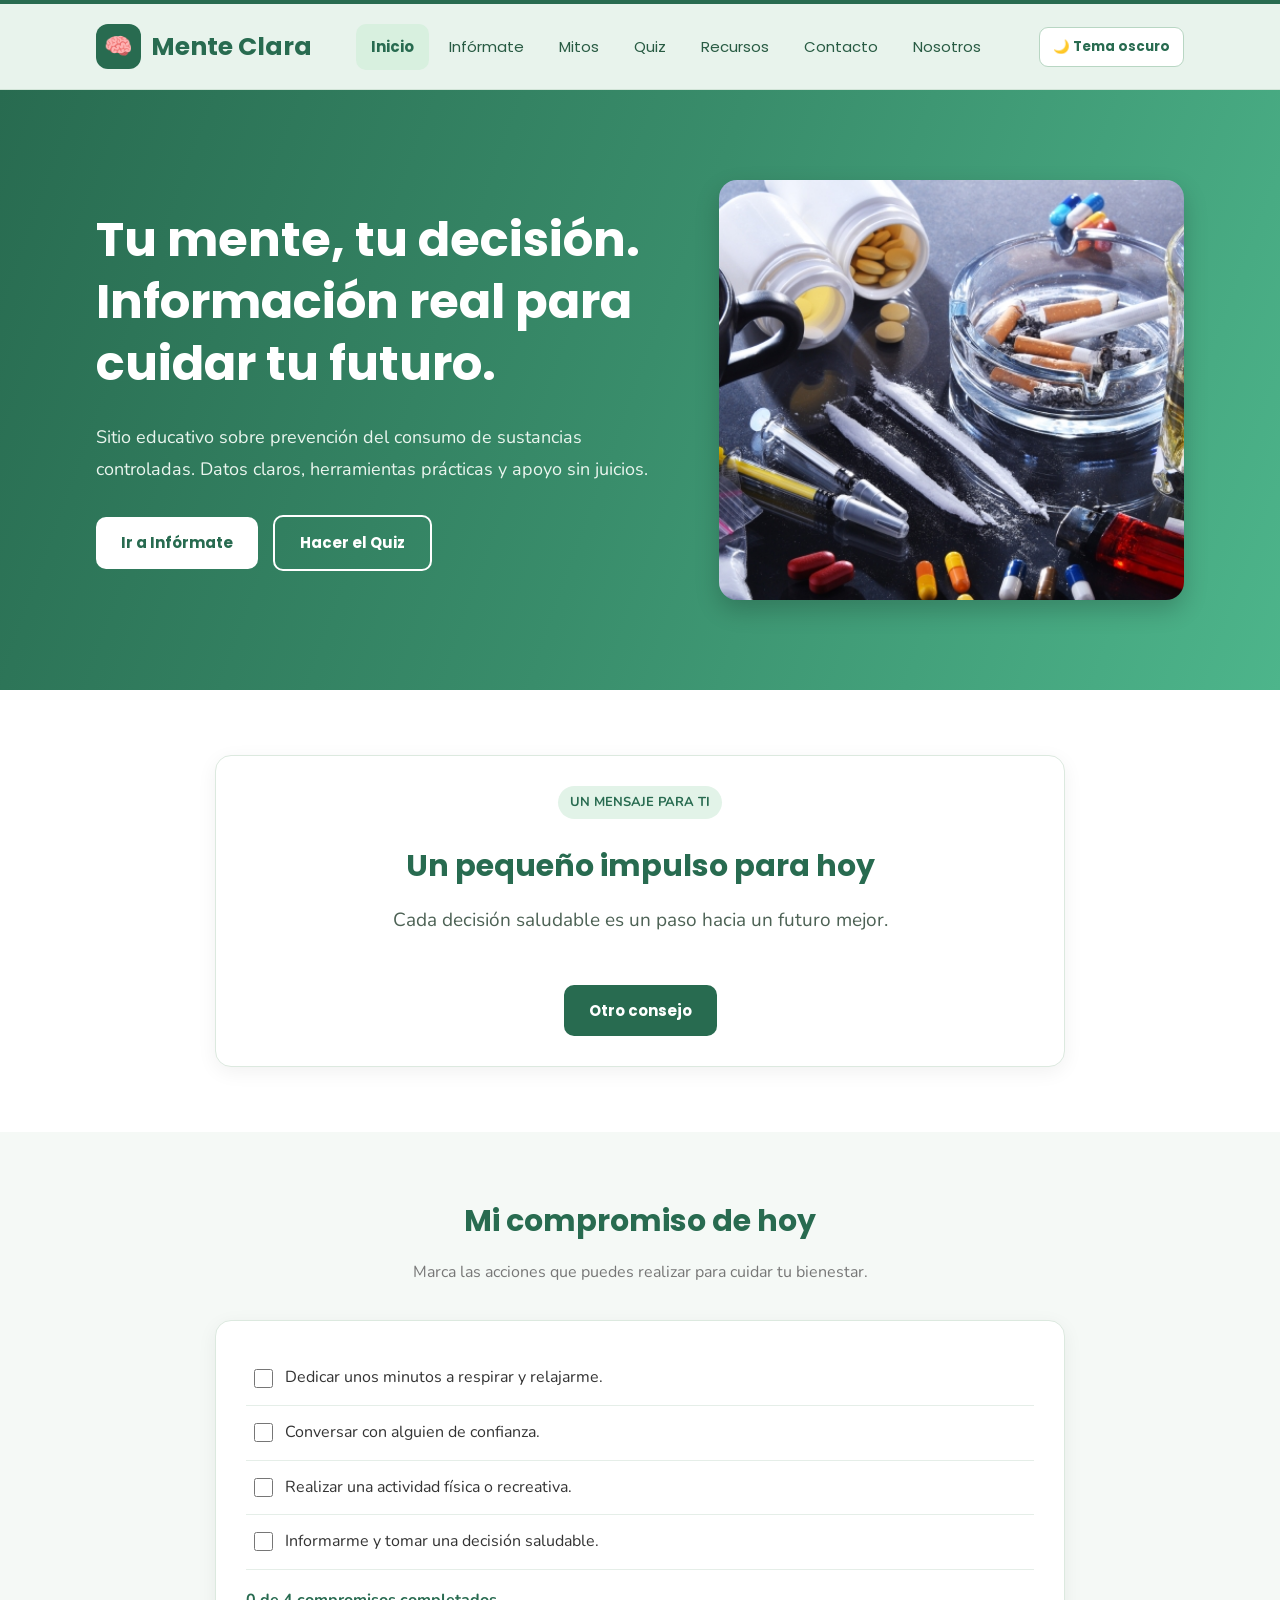
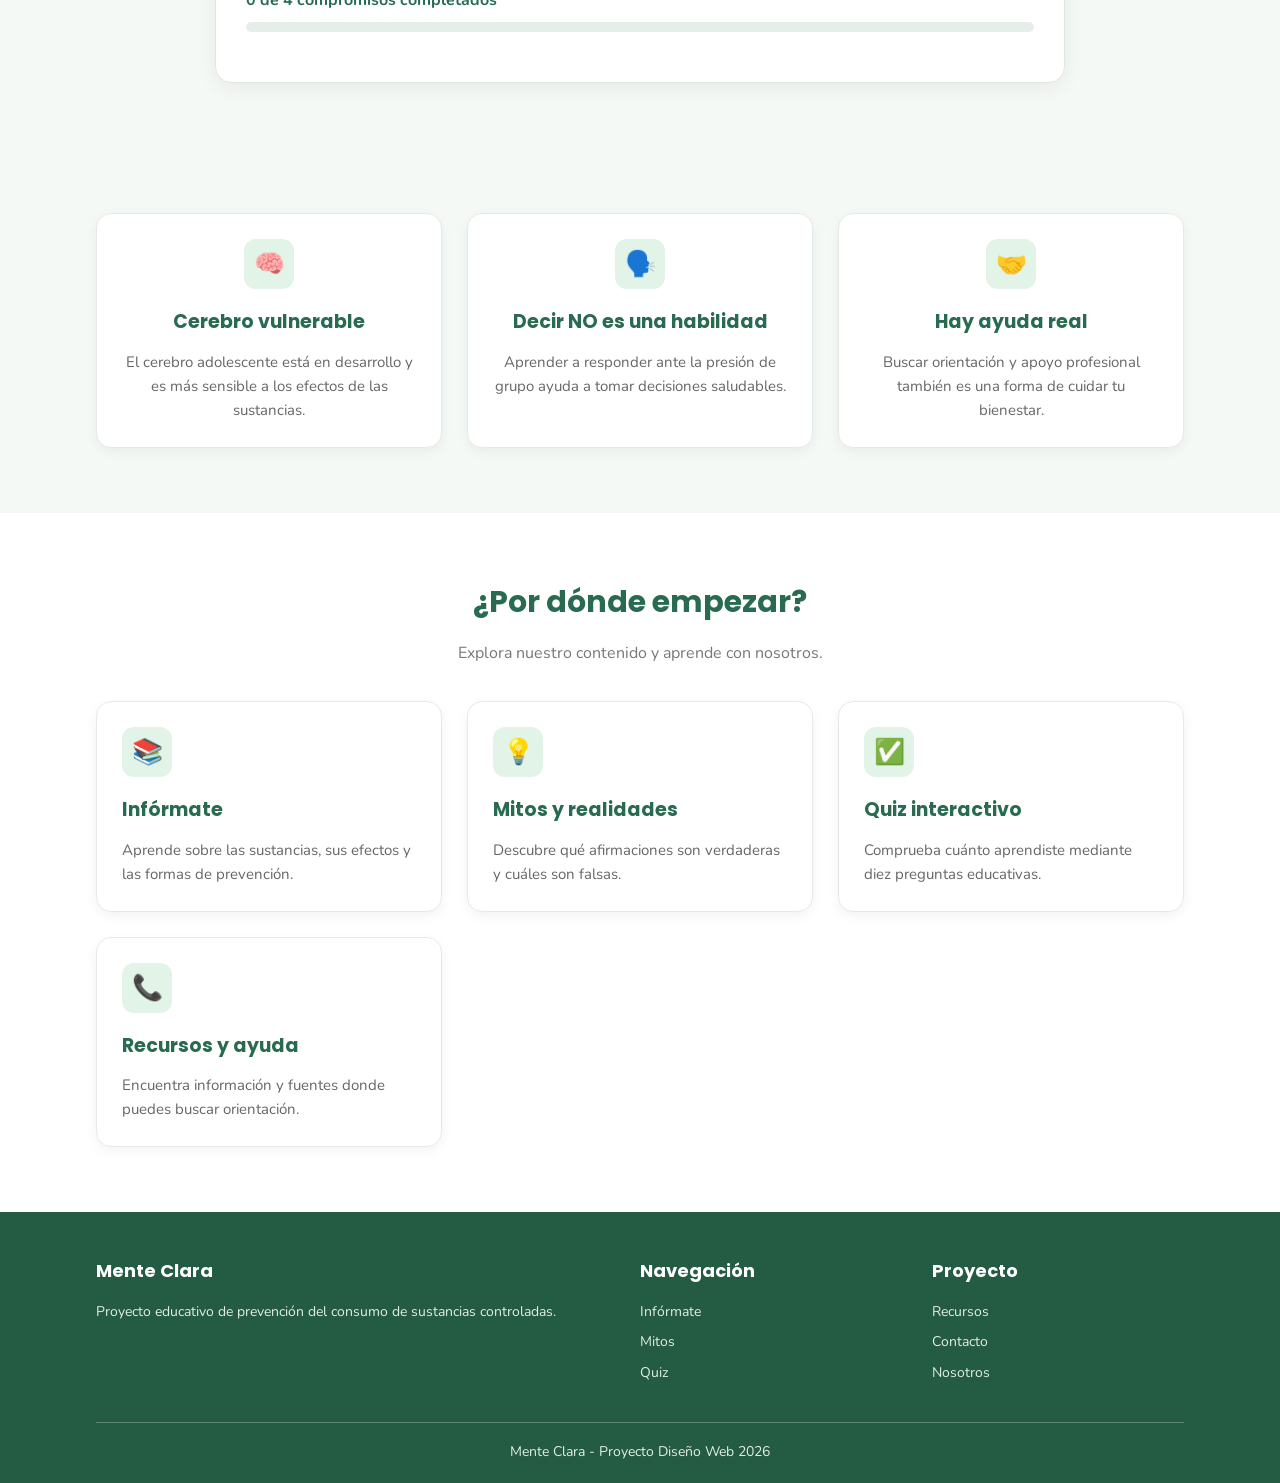
<file: index.html>
<!DOCTYPE html>
<html lang="es">

<head>
    <meta charset="UTF-8">
    <meta name="viewport" content="width=device-width, initial-scale=1.0">

    <title>Mente Clara | Inicio</title>

    <link rel="stylesheet" href="style.css">
</head>

<body>

    <header class="cabecera">

        <div class="cabecera-interior">

            <a href="index.html" class="logo">
                <span class="logo-icono">🧠</span>
                Mente Clara
            </a>

            <button type="button" class="boton-menu-movil" id="boton-menu" aria-label="Abrir menú" aria-expanded="false">☰ Menú</button>

            <nav class="menu">

                <a href="index.html" class="activo">Inicio</a>

                <a href="informate.html">Infórmate</a>

                <a href="mitos.html">Mitos</a>

                <a href="quiz.html">Quiz</a>

                <a href="recursos.html">Recursos</a>

                <a href="contacto.html">Contacto</a>

                <a href="nosotros.html">Nosotros</a>

            </nav>

            <button type="button" class="boton-tema" id="boton-tema" aria-label="Cambiar tema">🌙 Tema oscuro</button>

        </div>

    </header>

    <main id="contenido-principal">

        <section class="portada">

            <div class="contenedor portada-cuadricula">

                <div class="portada-texto">

                    <h1>
                        Tu mente, tu decisión.
                        <br>
                        Información real para cuidar tu futuro.
                    </h1>

                    <p>
                        Sitio educativo sobre prevención del consumo
                        de sustancias controladas. Datos claros,
                        herramientas prácticas y apoyo sin juicios.
                    </p>

                    <div class="portada-botones">

                        <a href="informate.html" class="boton boton-blanco">
                            Ir a Infórmate
                        </a>

                        <a href="quiz.html" class="boton boton-borde">
                            Hacer el Quiz
                        </a>

                    </div>

                </div>

                <div class="portada-foto">

                    <img
                        src="img/Controlled-Substance.jpg"
                        alt="Sustancias controladas">

                </div>

            </div>

        </section>

        <section class="seccion consejos-seccion">
            <div class="contenedor">
                <div class="consejo-caja">
                    <span class="etiqueta">UN MENSAJE PARA TI</span>
                    <h2>Un pequeño impulso para hoy</h2>
                    <p id="texto-consejo" aria-live="polite">Cada decisión saludable es un paso hacia un futuro mejor.</p>
                    <button type="button" class="boton boton-principal" id="otro-consejo">Otro consejo</button>
                </div>
            </div>
        </section>

        <section class="seccion compromiso-seccion">
            <div class="contenedor">
                <h2 class="titulo-seccion">Mi compromiso de hoy</h2>
                <p class="subtitulo-seccion">Marca las acciones que puedes realizar para cuidar tu bienestar.</p>
                <div class="compromiso-caja">
                    <div id="lista-compromisos"></div>
                    <p class="progreso-compromiso" id="progreso-compromiso" aria-live="polite">0 de 4 compromisos completados</p>
                    <div class="barra-compromiso"><div id="barra-compromiso"></div></div>
                </div>
            </div>
        </section>

        <section class="seccion mensajes-clave">

            <div class="contenedor">

                <div class="cuadricula-tarjetas">

                    <article class="tarjeta">

                        <div class="tarjeta-icono">🧠</div>

                        <h3>Cerebro vulnerable</h3>

                        <p>
                            El cerebro adolescente está en desarrollo
                            y es más sensible a los efectos de las sustancias.
                        </p>

                    </article>

                    <article class="tarjeta">

                        <div class="tarjeta-icono">🗣️</div>

                        <h3>Decir NO es una habilidad</h3>

                        <p>
                            Aprender a responder ante la presión de grupo
                            ayuda a tomar decisiones saludables.
                        </p>

                    </article>

                    <article class="tarjeta">

                        <div class="tarjeta-icono">🤝</div>

                        <h3>Hay ayuda real</h3>

                        <p>
                            Buscar orientación y apoyo profesional
                            también es una forma de cuidar tu bienestar.
                        </p>

                    </article>

                </div>

            </div>

        </section>

        <section class="seccion">

            <div class="contenedor">

                <h2 class="titulo-seccion">
                    ¿Por dónde empezar?
                </h2>

                <p class="subtitulo-seccion">
                    Explora nuestro contenido y aprende con nosotros.
                </p>

                <div class="cuadricula-tarjetas">

                    <a href="informate.html" class="tarjeta">

                        <div class="tarjeta-icono">📚</div>

                        <h3>Infórmate</h3>

                        <p>
                            Aprende sobre las sustancias, sus efectos
                            y las formas de prevención.
                        </p>

                    </a>

                    <a href="mitos.html" class="tarjeta">

                        <div class="tarjeta-icono">💡</div>

                        <h3>Mitos y realidades</h3>

                        <p>
                            Descubre qué afirmaciones son verdaderas
                            y cuáles son falsas.
                        </p>

                    </a>

                    <a href="quiz.html" class="tarjeta">

                        <div class="tarjeta-icono">✅</div>

                        <h3>Quiz interactivo</h3>

                        <p>
                            Comprueba cuánto aprendiste mediante
                            diez preguntas educativas.
                        </p>

                    </a>

                    <a href="recursos.html" class="tarjeta">

                        <div class="tarjeta-icono">📞</div>

                        <h3>Recursos y ayuda</h3>

                        <p>
                            Encuentra información y fuentes
                            donde puedes buscar orientación.
                        </p>

                    </a>

                </div>

            </div>

        </section>

    </main>

    <footer class="pie">

        <div class="contenedor">

            <div class="pie-cuadricula">

                <div>

                    <h3>Mente Clara</h3>

                    <p>
                        Proyecto educativo de prevención del consumo
                        de sustancias controladas.
                    </p>

                </div>

                <div>

                    <h3>Navegación</h3>

                    <a href="informate.html">Infórmate</a>

                    <a href="mitos.html">Mitos</a>

                    <a href="quiz.html">Quiz</a>

                </div>

                <div>

                    <h3>Proyecto</h3>

                    <a href="recursos.html">Recursos</a>

                    <a href="contacto.html">Contacto</a>

                    <a href="nosotros.html">Nosotros</a>

                </div>

            </div>

            <div class="pie-inferior">

                <p>
                    Mente Clara - Proyecto Diseño Web 2026
                </p>

            </div>

        </div>

    </footer>

    <script src="app.js"></script>
</body>

</html>
</file>
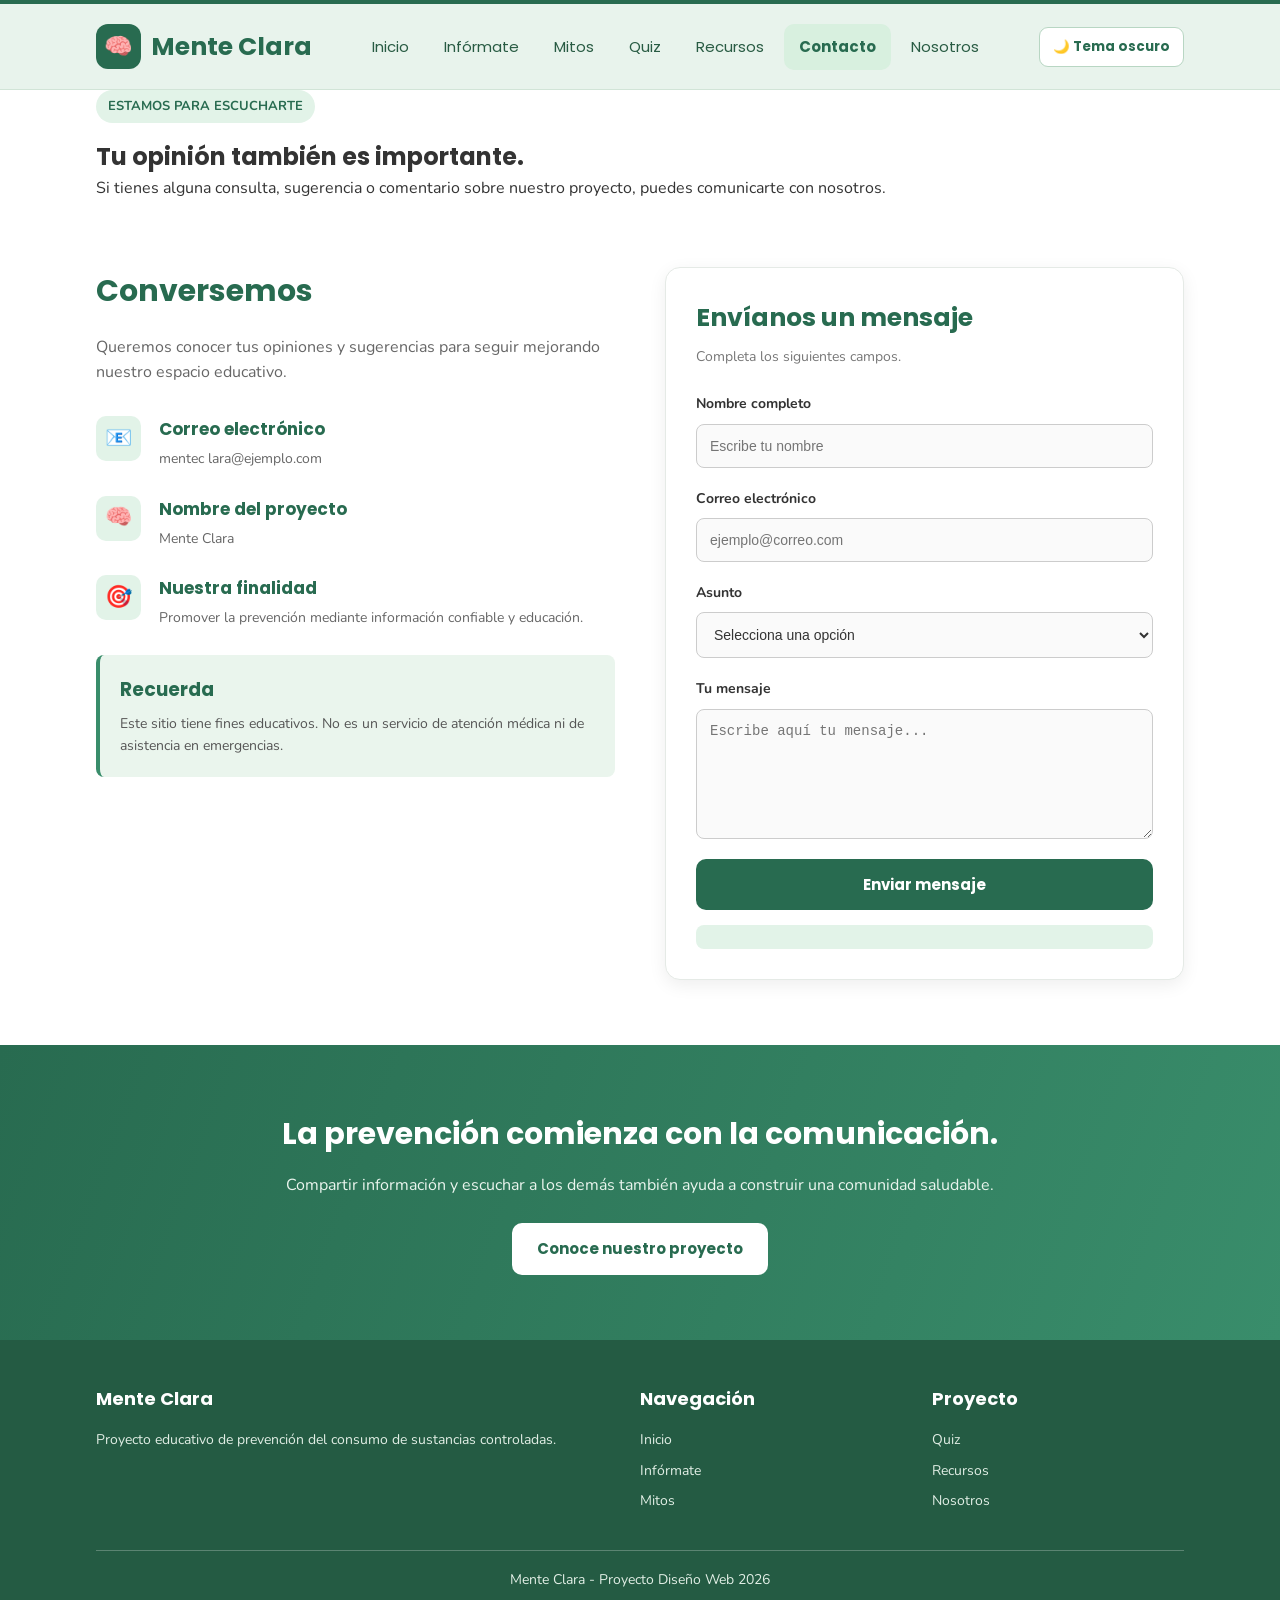
<file: contacto.html>
<!DOCTYPE html>
<html lang="es">
<head>
    <meta charset="UTF-8">
    <meta name="viewport" content="width=device-width, initial-scale=1.0">
    <title>Mente Clara | Contacto</title>
    <link rel="stylesheet" href="style.css">
    <script src="contacto.js" defer></script>
</head>

<body>

    <header class="cabecera">

        <div class="cabecera-interior">

            <a href="index.html" class="logo">

                <span class="logo-icono">🧠</span>

                Mente Clara

            </a>

            <button type="button" class="boton-menu-movil" id="boton-menu" aria-label="Abrir menú" aria-expanded="false">☰ Menú</button>

            <nav class="menu">

                <a href="index.html">Inicio</a>

                <a href="informate.html">Infórmate</a>

                <a href="mitos.html">Mitos</a>

                <a href="quiz.html">Quiz</a>

                <a href="recursos.html">Recursos</a>

                <a href="contacto.html" class="activo">Contacto</a>

                <a href="nosotros.html">Nosotros</a>

            </nav>

            <button type="button" class="boton-tema" id="boton-tema" aria-label="Cambiar tema">🌙 Tema oscuro</button>

        </div>

    </header>

    <main id="contenido-principal">

        <section class="titulo-pagina">

            <div class="contenedor">

                <span class="etiqueta">
                    ESTAMOS PARA ESCUCHARTE
                </span>

                <h1>
                    Tu opinión también
                    <span>es importante.</span>
                </h1>

                <p>
                    Si tienes alguna consulta, sugerencia
                    o comentario sobre nuestro proyecto,
                    puedes comunicarte con nosotros.
                </p>

            </div>

        </section>

        <section class="seccion contacto">

            <div class="contenedor contacto-cuadricula">

                <div class="contacto-informacion">

                    <h2>Conversemos</h2>

                    <p>
                        Queremos conocer tus opiniones y
                        sugerencias para seguir mejorando
                        nuestro espacio educativo.
                    </p>

                    <div class="dato-contacto">

                        <span>📧</span>

                        <div>

                            <h3>Correo electrónico</h3>

                            <p>
                                mentec lara@ejemplo.com
                            </p>

                        </div>

                    </div>

                    <div class="dato-contacto">

                        <span>🧠</span>

                        <div>

                            <h3>Nombre del proyecto</h3>

                            <p>
                                Mente Clara
                            </p>

                        </div>

                    </div>

                    <div class="dato-contacto">

                        <span>🎯</span>

                        <div>

                            <h3>Nuestra finalidad</h3>

                            <p>
                                Promover la prevención mediante
                                información confiable y educación.
                            </p>

                        </div>

                    </div>

                    <div class="caja-destacada">

                        <h3>Recuerda</h3>

                        <p>
                            Este sitio tiene fines educativos.
                            No es un servicio de atención médica
                            ni de asistencia en emergencias.
                        </p>

                    </div>

                </div>

                <div class="formulario-caja">

                    <h2>Envíanos un mensaje</h2>

                    <p>
                        Completa los siguientes campos.
                    </p>

                    <form id="formulario-contacto" novalidate>

                        <div class="campo-formulario">

                            <label for="nombre">
                                Nombre completo
                            </label>

                            <input
                                type="text"
                                id="nombre"
                                name="nombre"
                                placeholder="Escribe tu nombre"
                                required
                            >

                            <small class="error-campo" id="error-nombre"></small>

</div>

                        <div class="campo-formulario">

                            <label for="correo">
                                Correo electrónico
                            </label>

                            <input
                                type="email"
                                id="correo"
                                name="correo"
                                placeholder="ejemplo@correo.com"
                                required
                            >

                            <small class="error-campo" id="error-correo"></small>

</div>

                        <div class="campo-formulario">

                            <label for="asunto">
                                Asunto
                            </label>

                            <select id="asunto" name="asunto" required>

                                <option value="">
                                    Selecciona una opción
                                </option>

                                <option value="consulta">
                                    Consulta
                                </option>

                                <option value="sugerencia">
                                    Sugerencia
                                </option>

                                <option value="comentario">
                                    Comentario
                                </option>

                                <option value="informacion">
                                    Solicitud de información
                                </option>

                            </select>

                            <small class="error-campo" id="error-asunto"></small>

</div>

                        <div class="campo-formulario">

                            <label for="mensaje">
                                Tu mensaje
                            </label>

                            <textarea
                                id="mensaje"
                                name="mensaje"
                                placeholder="Escribe aquí tu mensaje..."
                                required
                            ></textarea>

                            <small class="error-campo" id="error-mensaje"></small>

</div>

                        <button type="submit" class="boton boton-enviar">

                            Enviar mensaje

                        </button>

                        <p id="mensaje-confirmacion">

                        </p>

                    </form>

                </div>

            </div>

        </section>

        <section class="mensaje-final">

            <div class="contenedor">

                <h2>La prevención comienza con la comunicación.</h2>

                <p>
                    Compartir información y escuchar a los demás
                    también ayuda a construir una comunidad saludable.
                </p>

                <a href="nosotros.html" class="boton boton-blanco">

                    Conoce nuestro proyecto

                </a>

            </div>

        </section>

    </main>

    <footer class="pie">

        <div class="contenedor">

            <div class="pie-cuadricula">

                <div>

                    <h3>Mente Clara</h3>

                    <p>
                        Proyecto educativo de prevención del consumo
                        de sustancias controladas.
                    </p>

                </div>

                <div>

                    <h3>Navegación</h3>

                    <a href="index.html">Inicio</a>

                    <a href="informate.html">Infórmate</a>

                    <a href="mitos.html">Mitos</a>

                </div>

                <div>

                    <h3>Proyecto</h3>

                    <a href="quiz.html">Quiz</a>

                    <a href="recursos.html">Recursos</a>

                    <a href="nosotros.html">Nosotros</a>

                </div>

            </div>

            <div class="pie-inferior">

                <p>
                    Mente Clara - Proyecto Diseño Web 2026
                </p>

            </div>

        </div>

    </footer>

    <script src="contacto.js" defer></script>

    <script src="app.js"></script>
</body>

</html>
</file>
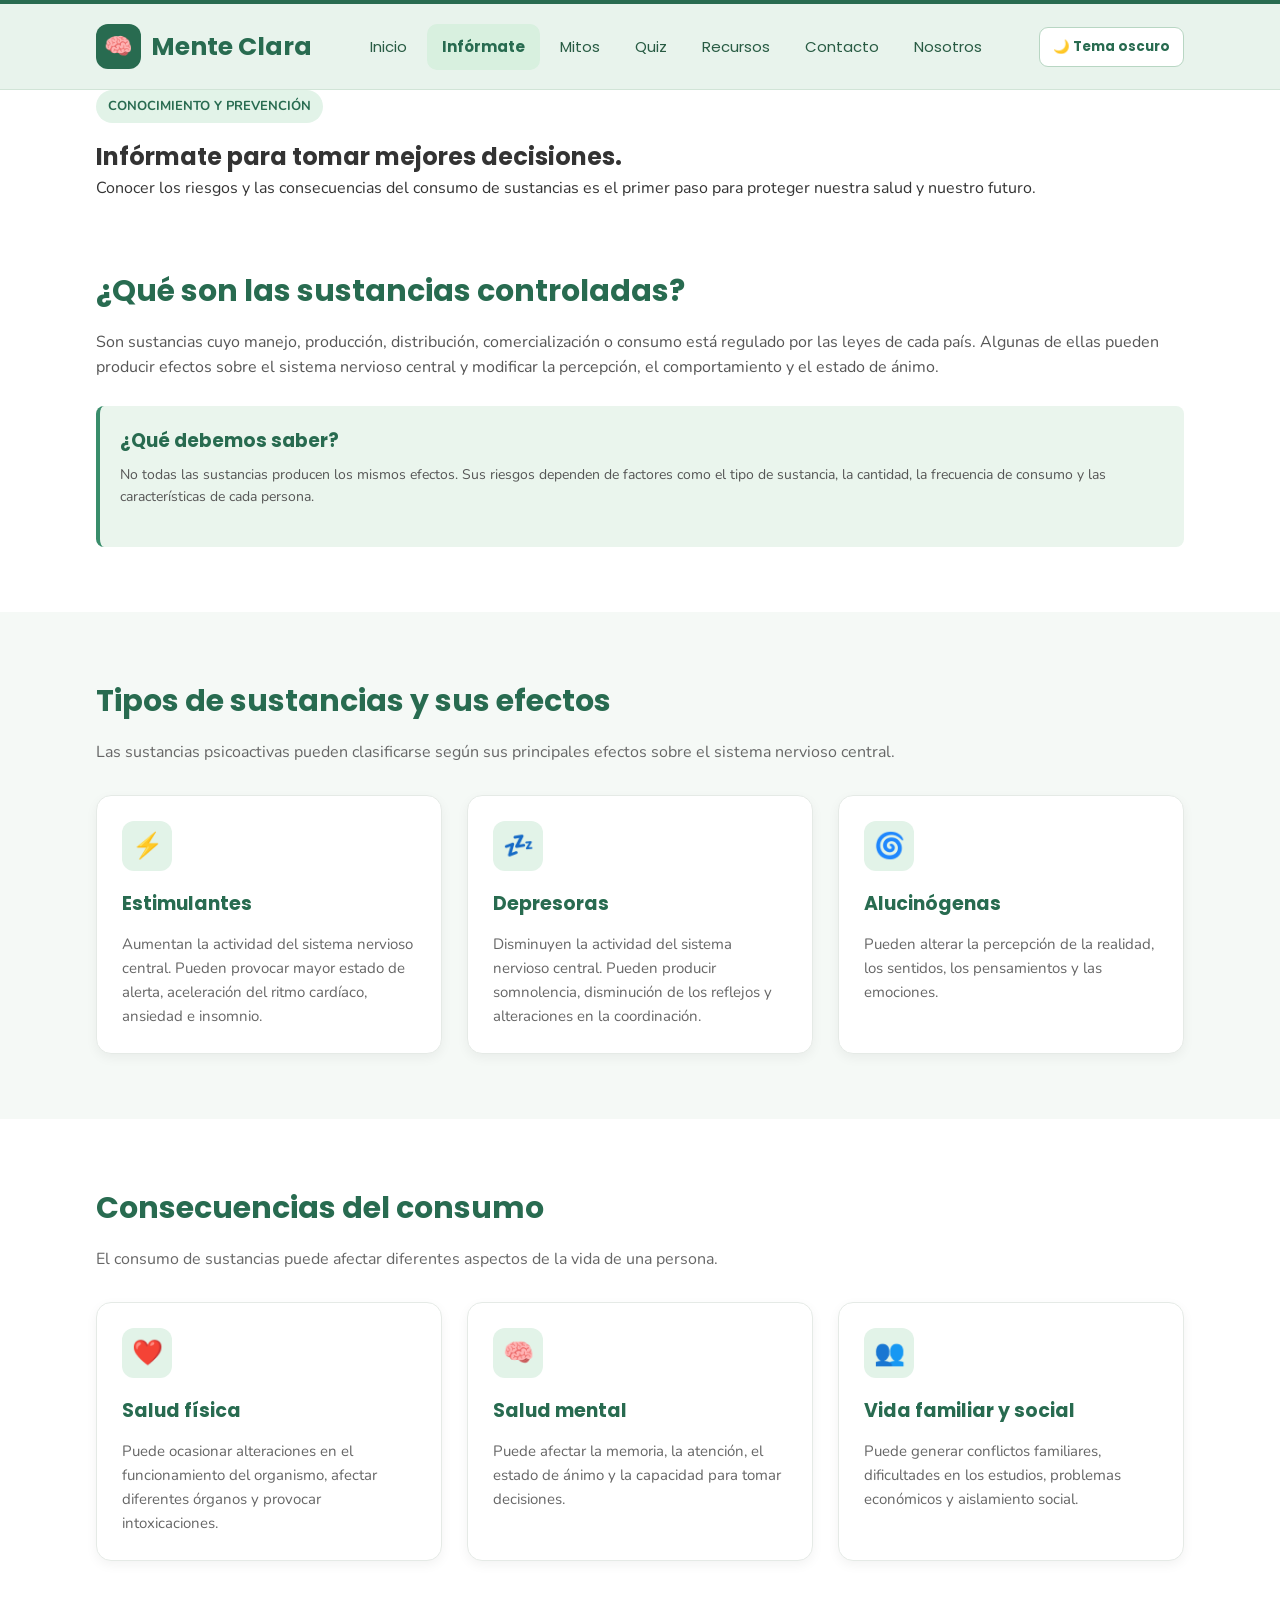
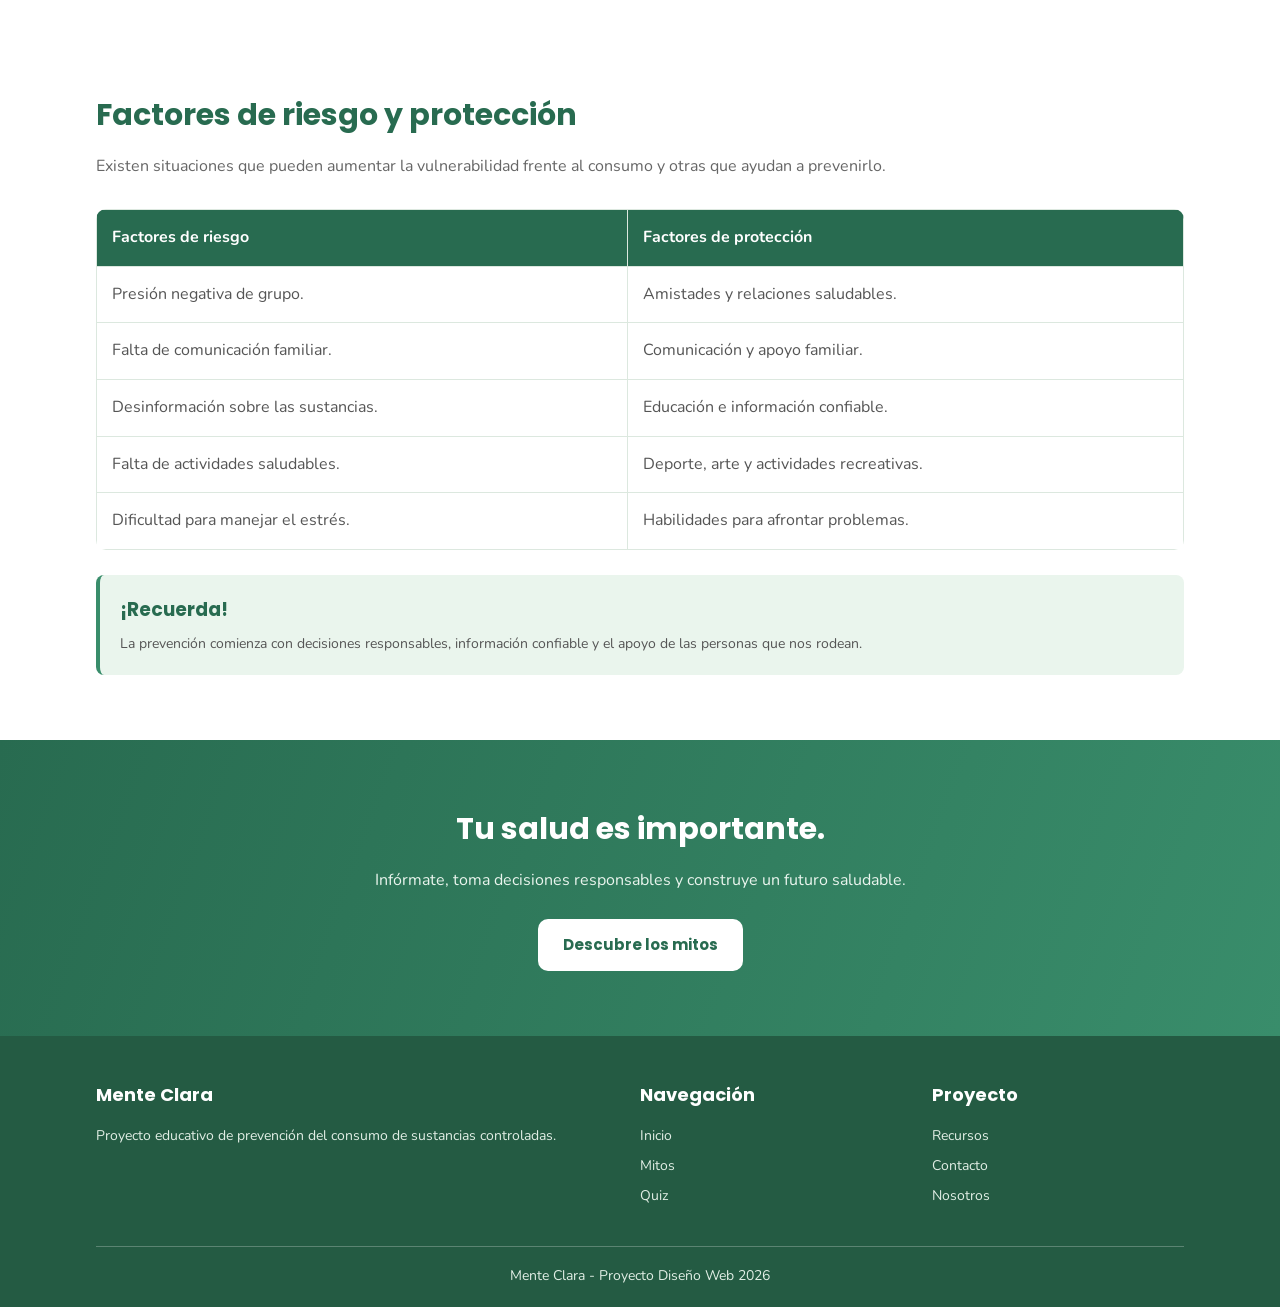
<file: informate.html>
<!DOCTYPE html>
<html lang="es">

<head>

    <meta charset="UTF-8">
    <meta name="viewport" content="width=device-width, initial-scale=1.0">

    <title>Mente Clara | Infórmate</title>

    <link rel="stylesheet" href="style.css">

</head>

<body>

    <header class="cabecera">

        <div class="cabecera-interior">

            <a href="index.html" class="logo">

                <span class="logo-icono">🧠</span>

                Mente Clara

            </a>

            <button type="button" class="boton-menu-movil" id="boton-menu" aria-label="Abrir menú" aria-expanded="false">☰ Menú</button>

            <nav class="menu">

                <a href="index.html">Inicio</a>

                <a href="informate.html" class="activo">Infórmate</a>

                <a href="mitos.html">Mitos</a>

                <a href="quiz.html">Quiz</a>

                <a href="recursos.html">Recursos</a>

                <a href="contacto.html">Contacto</a>

                <a href="nosotros.html">Nosotros</a>

            </nav>

            <button type="button" class="boton-tema" id="boton-tema" aria-label="Cambiar tema">🌙 Tema oscuro</button>

        </div>

    </header>

    <main id="contenido-principal">

        <section class="titulo-pagina">

            <div class="contenedor">

                <span class="etiqueta">CONOCIMIENTO Y PREVENCIÓN</span>

                <h1>
                    Infórmate para tomar
                    <span>mejores decisiones.</span>
                </h1>

                <p>
                    Conocer los riesgos y las consecuencias del consumo
                    de sustancias es el primer paso para proteger
                    nuestra salud y nuestro futuro.
                </p>

            </div>

        </section>

        <section class="seccion informacion">

            <div class="contenedor">

                <h2>¿Qué son las sustancias controladas?</h2>

                <p>
                    Son sustancias cuyo manejo, producción,
                    distribución, comercialización o consumo está
                    regulado por las leyes de cada país.

                    Algunas de ellas pueden producir efectos sobre
                    el sistema nervioso central y modificar la
                    percepción, el comportamiento y el estado de ánimo.
                </p>

                <div class="caja-destacada">

                    <h3>¿Qué debemos saber?</h3>

                    <p>
                        No todas las sustancias producen los mismos
                        efectos. Sus riesgos dependen de factores como
                        el tipo de sustancia, la cantidad, la frecuencia
                        de consumo y las características de cada persona.
                    </p>

                </div>

            </div>

        </section>

        <section class="seccion tipos-sustancias">

            <div class="contenedor">

                <h2>Tipos de sustancias y sus efectos</h2>

                <p class="texto-introduccion">
                    Las sustancias psicoactivas pueden clasificarse
                    según sus principales efectos sobre el sistema
                    nervioso central.
                </p>

                <div class="cuadricula-tarjetas">

                    <article class="tarjeta">

                        <div class="tarjeta-icono">⚡</div>

                        <h3>Estimulantes</h3>

                        <p>
                            Aumentan la actividad del sistema nervioso
                            central. Pueden provocar mayor estado de
                            alerta, aceleración del ritmo cardíaco,
                            ansiedad e insomnio.
                        </p>

                    </article>

                    <article class="tarjeta">

                        <div class="tarjeta-icono">💤</div>

                        <h3>Depresoras</h3>

                        <p>
                            Disminuyen la actividad del sistema nervioso
                            central. Pueden producir somnolencia,
                            disminución de los reflejos y alteraciones
                            en la coordinación.
                        </p>

                    </article>

                    <article class="tarjeta">

                        <div class="tarjeta-icono">🌀</div>

                        <h3>Alucinógenas</h3>

                        <p>
                            Pueden alterar la percepción de la realidad,
                            los sentidos, los pensamientos y las
                            emociones.
                        </p>

                    </article>

                </div>

            </div>

        </section>

        <section class="seccion consecuencias">

            <div class="contenedor">

                <h2>Consecuencias del consumo</h2>

                <p class="texto-introduccion">
                    El consumo de sustancias puede afectar diferentes
                    aspectos de la vida de una persona.
                </p>

                <div class="cuadricula-tarjetas">

                    <article class="tarjeta">

                        <div class="tarjeta-icono">❤️</div>

                        <h3>Salud física</h3>

                        <p>
                            Puede ocasionar alteraciones en el
                            funcionamiento del organismo, afectar
                            diferentes órganos y provocar intoxicaciones.
                        </p>

                    </article>

                    <article class="tarjeta">

                        <div class="tarjeta-icono">🧠</div>

                        <h3>Salud mental</h3>

                        <p>
                            Puede afectar la memoria, la atención,
                            el estado de ánimo y la capacidad
                            para tomar decisiones.
                        </p>

                    </article>

                    <article class="tarjeta">

                        <div class="tarjeta-icono">👥</div>

                        <h3>Vida familiar y social</h3>

                        <p>
                            Puede generar conflictos familiares,
                            dificultades en los estudios, problemas
                            económicos y aislamiento social.
                        </p>

                    </article>

                </div>

            </div>

        </section>

        <section class="seccion factores">

            <div class="contenedor">

                <h2>Factores de riesgo y protección</h2>

                <p class="texto-introduccion">
                    Existen situaciones que pueden aumentar la
                    vulnerabilidad frente al consumo y otras que
                    ayudan a prevenirlo.
                </p>

                <div class="tabla-contenedor">

                    <table>

                        <thead>

                            <tr>

                                <th>Factores de riesgo</th>

                                <th>Factores de protección</th>

                            </tr>

                        </thead>

                        <tbody>

                            <tr>

                                <td>Presión negativa de grupo.</td>

                                <td>Amistades y relaciones saludables.</td>

                            </tr>

                            <tr>

                                <td>Falta de comunicación familiar.</td>

                                <td>Comunicación y apoyo familiar.</td>

                            </tr>

                            <tr>

                                <td>Desinformación sobre las sustancias.</td>

                                <td>Educación e información confiable.</td>

                            </tr>

                            <tr>

                                <td>Falta de actividades saludables.</td>

                                <td>Deporte, arte y actividades recreativas.</td>

                            </tr>

                            <tr>

                                <td>Dificultad para manejar el estrés.</td>

                                <td>Habilidades para afrontar problemas.</td>

                            </tr>

                        </tbody>

                    </table>

                </div>

                <div class="caja-destacada">

                    <h3>¡Recuerda!</h3>

                    <p>
                        La prevención comienza con decisiones
                        responsables, información confiable y
                        el apoyo de las personas que nos rodean.
                    </p>

                </div>

            </div>

        </section>

        <section class="mensaje-final">

            <div class="contenedor">

                <h2>Tu salud es importante.</h2>

                <p>
                    Infórmate, toma decisiones responsables
                    y construye un futuro saludable.
                </p>

                <a href="mitos.html" class="boton boton-blanco">

                    Descubre los mitos

                </a>

            </div>

        </section>

    </main>

    <footer class="pie">

        <div class="contenedor">

            <div class="pie-cuadricula">

                <div>

                    <h3>Mente Clara</h3>

                    <p>
                        Proyecto educativo de prevención del consumo
                        de sustancias controladas.
                    </p>

                </div>

                <div>

                    <h3>Navegación</h3>

                    <a href="index.html">Inicio</a>

                    <a href="mitos.html">Mitos</a>

                    <a href="quiz.html">Quiz</a>

                </div>

                <div>

                    <h3>Proyecto</h3>

                    <a href="recursos.html">Recursos</a>

                    <a href="contacto.html">Contacto</a>

                    <a href="nosotros.html">Nosotros</a>

                </div>

            </div>

            <div class="pie-inferior">

                <p>
                    Mente Clara - Proyecto Diseño Web 2026
                </p>

            </div>

        </div>

    </footer>

    <script src="app.js"></script>
</body>

</html>
</file>
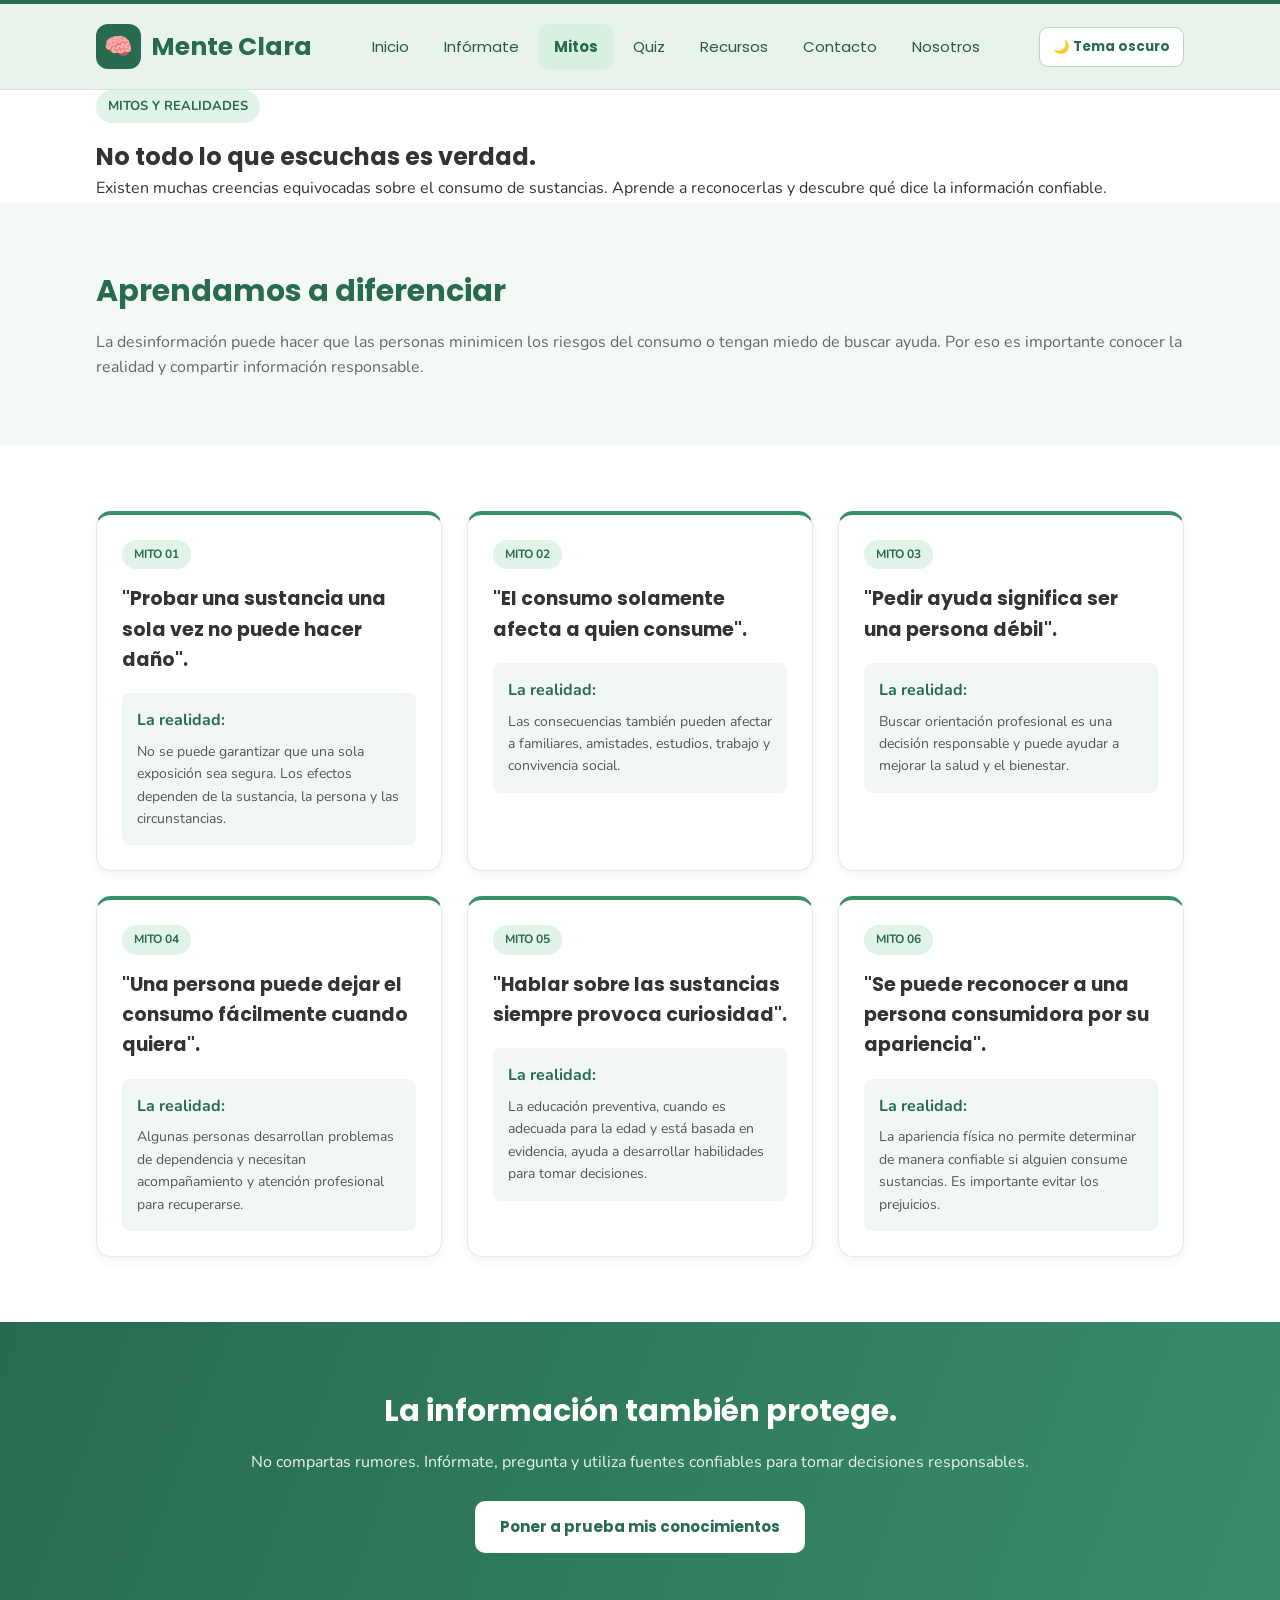
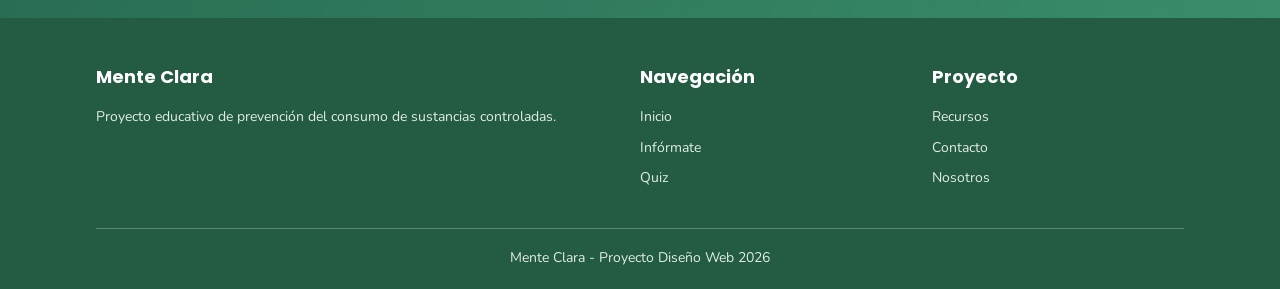
<file: mitos.html>
<!DOCTYPE html>
<html lang="es">

<head>

    <meta charset="UTF-8">
    <meta name="viewport" content="width=device-width, initial-scale=1.0">

    <title>Mente Clara | Mitos y Realidades</title>

    <link rel="stylesheet" href="style.css">

</head>

<body>

    <header class="cabecera">

        <div class="cabecera-interior">

            <a href="index.html" class="logo">

                <span class="logo-icono">🧠</span>

                Mente Clara

            </a>

            <button type="button" class="boton-menu-movil" id="boton-menu" aria-label="Abrir menú" aria-expanded="false">☰ Menú</button>

            <nav class="menu">

                <a href="index.html">Inicio</a>

                <a href="informate.html">Infórmate</a>

                <a href="mitos.html" class="activo">Mitos</a>

                <a href="quiz.html">Quiz</a>

                <a href="recursos.html">Recursos</a>

                <a href="contacto.html">Contacto</a>

                <a href="nosotros.html">Nosotros</a>

            </nav>

            <button type="button" class="boton-tema" id="boton-tema" aria-label="Cambiar tema">🌙 Tema oscuro</button>

        </div>

    </header>

    <main id="contenido-principal">

        <section class="titulo-pagina">

            <div class="contenedor">

                <span class="etiqueta">
                    MITOS Y REALIDADES
                </span>

                <h1>
                    No todo lo que escuchas
                    <span>es verdad.</span>
                </h1>

                <p>
                    Existen muchas creencias equivocadas sobre el
                    consumo de sustancias. Aprende a reconocerlas
                    y descubre qué dice la información confiable.
                </p>

            </div>

        </section>

        <section class="seccion introduccion-mitos">

            <div class="contenedor">

                <h2>Aprendamos a diferenciar</h2>

                <p>
                    La desinformación puede hacer que las personas
                    minimicen los riesgos del consumo o tengan miedo
                    de buscar ayuda. Por eso es importante conocer
                    la realidad y compartir información responsable.
                </p>

            </div>

        </section>

        <section class="seccion lista-mitos">

            <div class="contenedor">

                <div class="cuadricula-tarjetas">

                    <article class="tarjeta mito">

                        <span class="numero-mito">MITO 01</span>

                        <h3>
                            "Probar una sustancia una sola vez
                            no puede hacer daño".
                        </h3>

                        <div class="realidad">

                            <h4>La realidad:</h4>

                            <p>
                                No se puede garantizar que una sola
                                exposición sea segura. Los efectos
                                dependen de la sustancia, la persona
                                y las circunstancias.
                            </p>

                        </div>

                    </article>

                    <article class="tarjeta mito">

                        <span class="numero-mito">MITO 02</span>

                        <h3>
                            "El consumo solamente afecta
                            a quien consume".
                        </h3>

                        <div class="realidad">

                            <h4>La realidad:</h4>

                            <p>
                                Las consecuencias también pueden
                                afectar a familiares, amistades,
                                estudios, trabajo y convivencia social.
                            </p>

                        </div>

                    </article>

                    <article class="tarjeta mito">

                        <span class="numero-mito">MITO 03</span>

                        <h3>
                            "Pedir ayuda significa
                            ser una persona débil".
                        </h3>

                        <div class="realidad">

                            <h4>La realidad:</h4>

                            <p>
                                Buscar orientación profesional es
                                una decisión responsable y puede
                                ayudar a mejorar la salud y el bienestar.
                            </p>

                        </div>

                    </article>

                    <article class="tarjeta mito">

                        <span class="numero-mito">MITO 04</span>

                        <h3>
                            "Una persona puede dejar el consumo
                            fácilmente cuando quiera".
                        </h3>

                        <div class="realidad">

                            <h4>La realidad:</h4>

                            <p>
                                Algunas personas desarrollan problemas
                                de dependencia y necesitan acompañamiento
                                y atención profesional para recuperarse.
                            </p>

                        </div>

                    </article>

                    <article class="tarjeta mito">

                        <span class="numero-mito">MITO 05</span>

                        <h3>
                            "Hablar sobre las sustancias
                            siempre provoca curiosidad".
                        </h3>

                        <div class="realidad">

                            <h4>La realidad:</h4>

                            <p>
                                La educación preventiva, cuando es
                                adecuada para la edad y está basada
                                en evidencia, ayuda a desarrollar
                                habilidades para tomar decisiones.
                            </p>

                        </div>

                    </article>

                    <article class="tarjeta mito">

                        <span class="numero-mito">MITO 06</span>

                        <h3>
                            "Se puede reconocer a una persona
                            consumidora por su apariencia".
                        </h3>

                        <div class="realidad">

                            <h4>La realidad:</h4>

                            <p>
                                La apariencia física no permite
                                determinar de manera confiable
                                si alguien consume sustancias.
                                Es importante evitar los prejuicios.
                            </p>

                        </div>

                    </article>

                </div>

            </div>

        </section>

        <section class="mensaje-final">

            <div class="contenedor">

                <h2>La información también protege.</h2>

                <p>
                    No compartas rumores. Infórmate, pregunta
                    y utiliza fuentes confiables para tomar
                    decisiones responsables.
                </p>

                <a href="quiz.html" class="boton boton-blanco">

                    Poner a prueba mis conocimientos

                </a>

            </div>

        </section>

    </main>

    <footer class="pie">

        <div class="contenedor">

            <div class="pie-cuadricula">

                <div>

                    <h3>Mente Clara</h3>

                    <p>
                        Proyecto educativo de prevención del consumo
                        de sustancias controladas.
                    </p>

                </div>

                <div>

                    <h3>Navegación</h3>

                    <a href="index.html">Inicio</a>

                    <a href="informate.html">Infórmate</a>

                    <a href="quiz.html">Quiz</a>

                </div>

                <div>

                    <h3>Proyecto</h3>

                    <a href="recursos.html">Recursos</a>

                    <a href="contacto.html">Contacto</a>

                    <a href="nosotros.html">Nosotros</a>

                </div>

            </div>

            <div class="pie-inferior">

                <p>
                    Mente Clara - Proyecto Diseño Web 2026
                </p>

            </div>

        </div>

    </footer>

    <script src="app.js"></script>
</body>

</html>
</file>
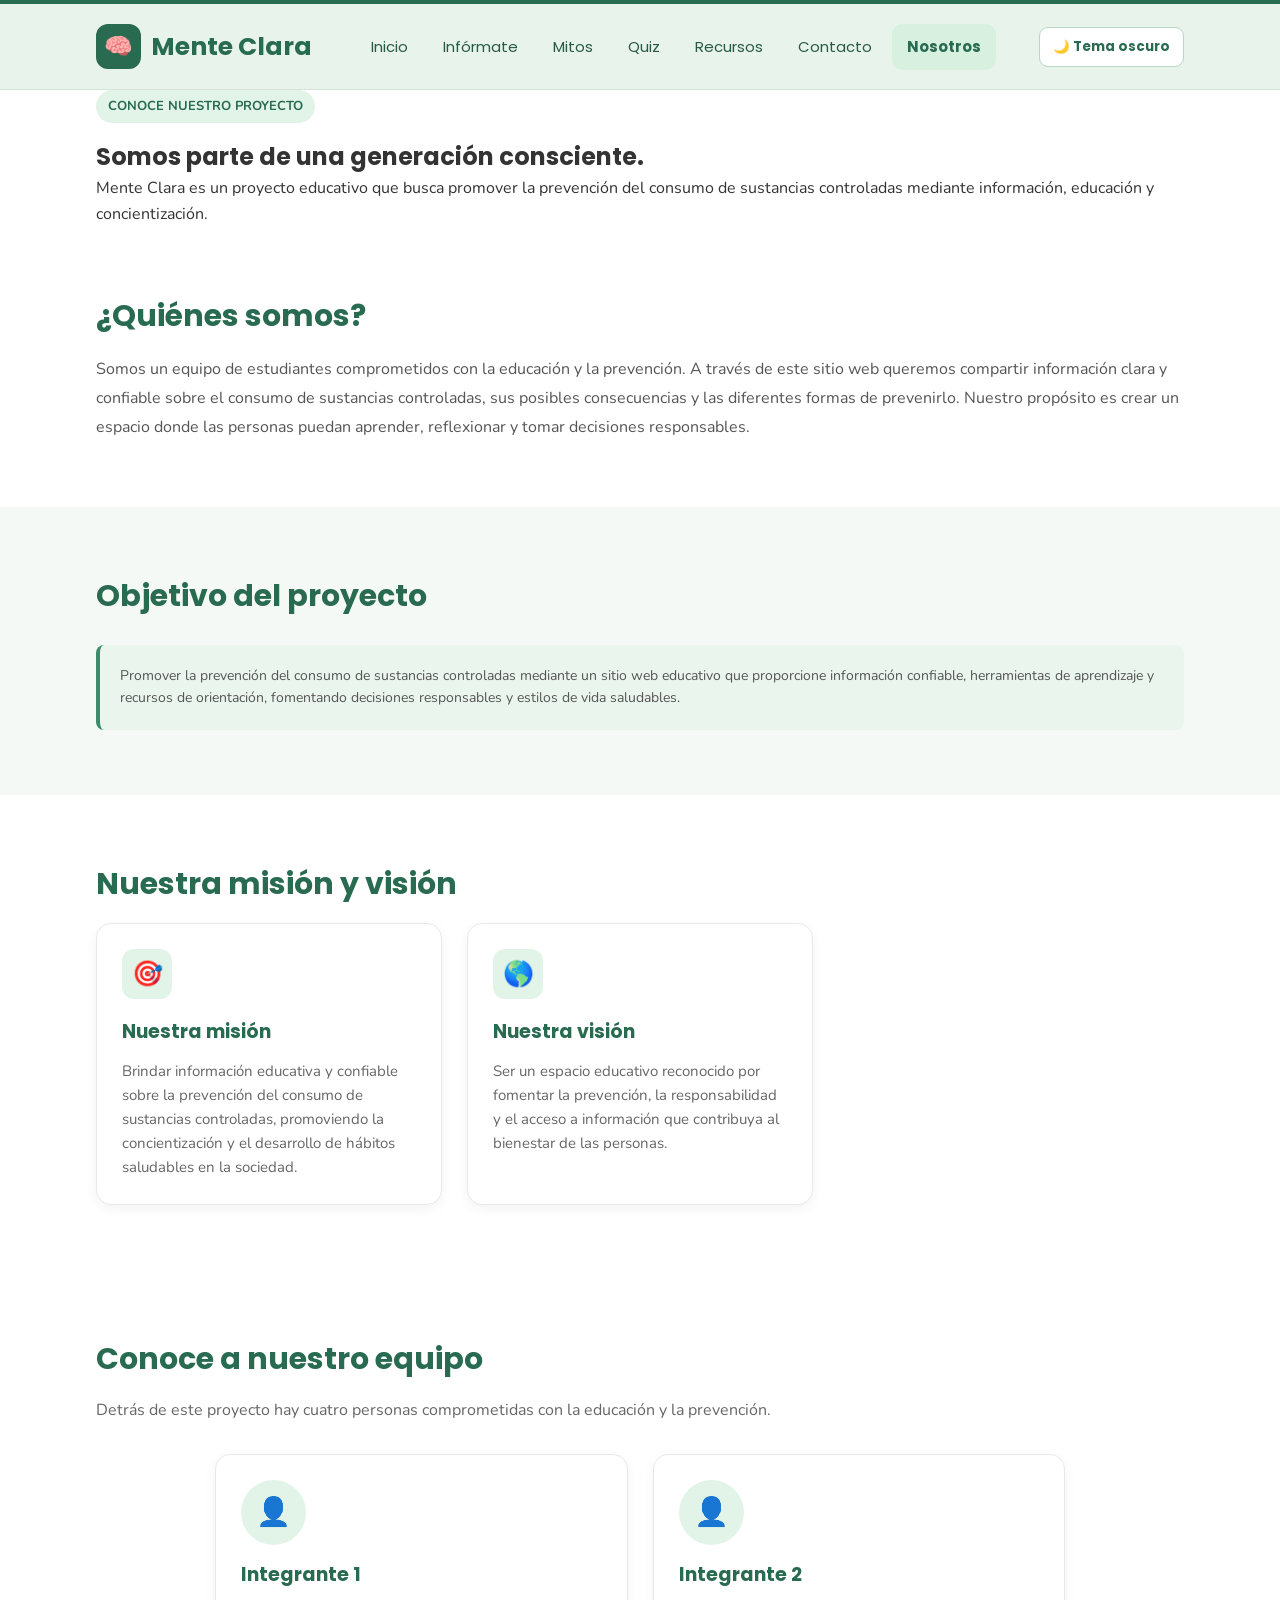
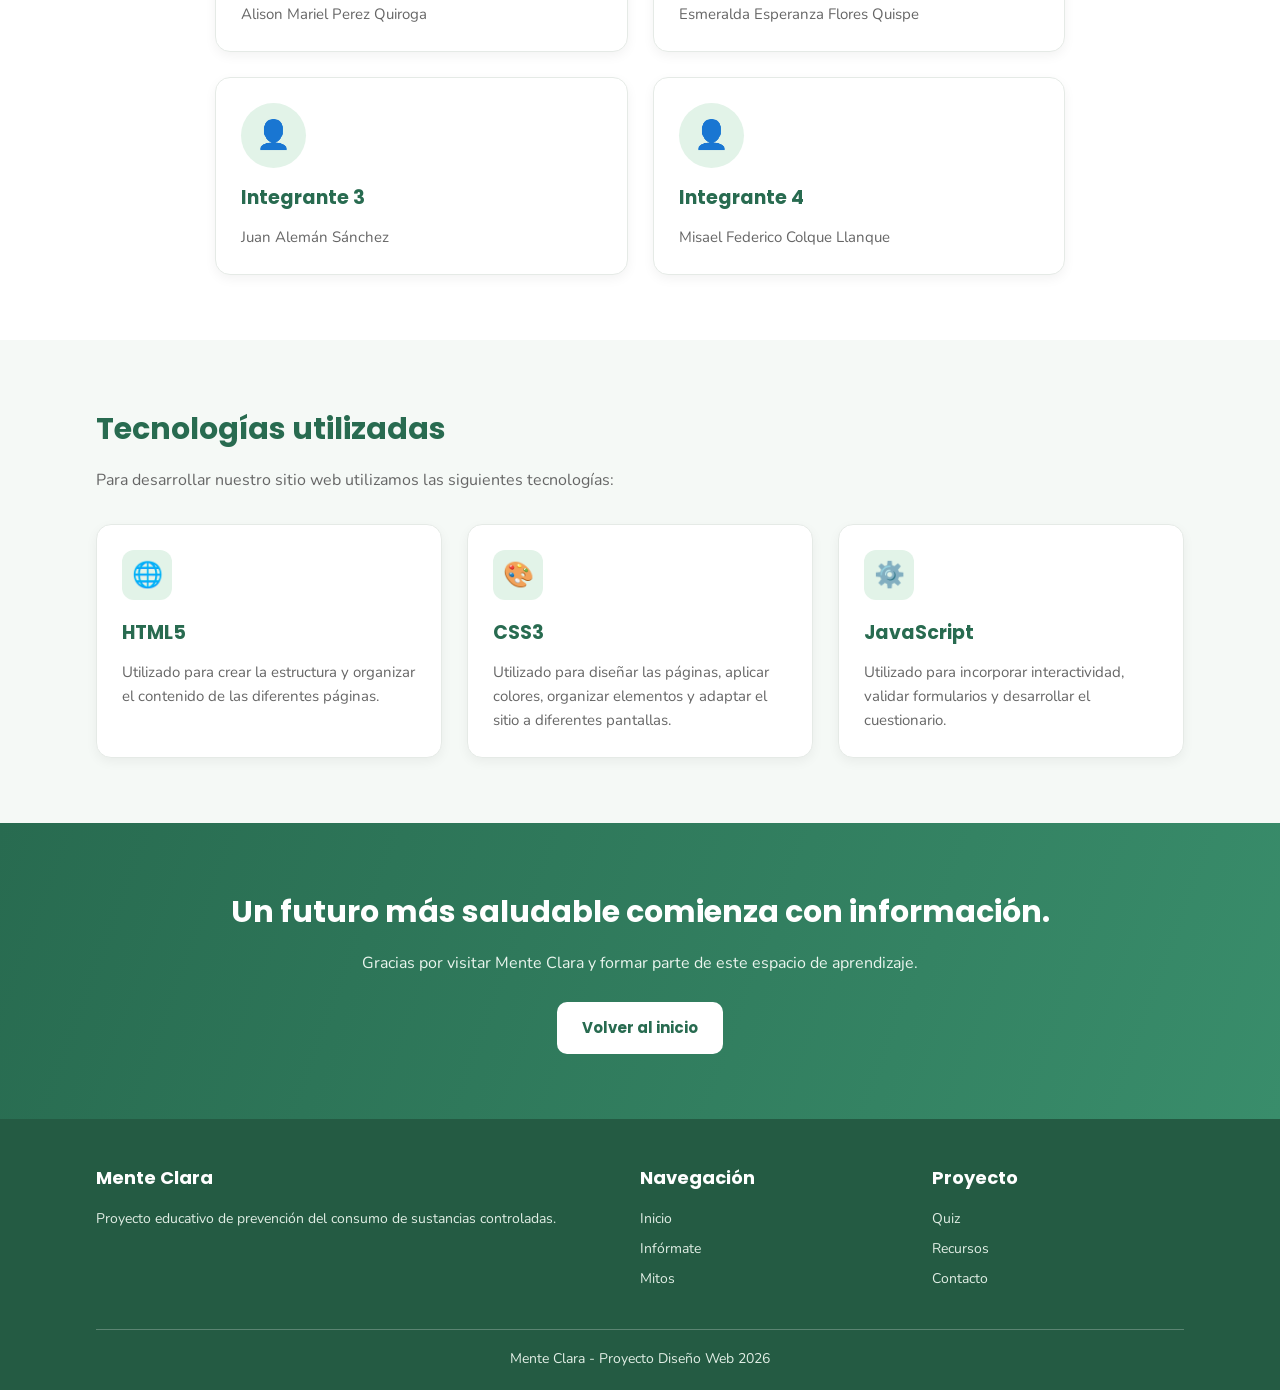
<file: nosotros.html>
<!DOCTYPE html>
<html lang="es">

<head>

    <meta charset="UTF-8">
    <meta name="viewport" content="width=device-width, initial-scale=1.0">

    <title>Mente Clara | Nosotros</title>

    <link rel="stylesheet" href="style.css">

</head>

<body>

    <header class="cabecera">

        <div class="cabecera-interior">

            <a href="index.html" class="logo">

                <span class="logo-icono">🧠</span>

                Mente Clara

            </a>

            <button type="button" class="boton-menu-movil" id="boton-menu" aria-label="Abrir menú" aria-expanded="false">☰ Menú</button>

            <nav class="menu">

                <a href="index.html">Inicio</a>

                <a href="informate.html">Infórmate</a>

                <a href="mitos.html">Mitos</a>

                <a href="quiz.html">Quiz</a>

                <a href="recursos.html">Recursos</a>

                <a href="contacto.html">Contacto</a>

                <a href="nosotros.html" class="activo">Nosotros</a>

            </nav>

            <button type="button" class="boton-tema" id="boton-tema" aria-label="Cambiar tema">🌙 Tema oscuro</button>

        </div>

    </header>

    <main id="contenido-principal">

        <section class="titulo-pagina">

            <div class="contenedor">

                <span class="etiqueta">
                    CONOCE NUESTRO PROYECTO
                </span>

                <h1>
                    Somos parte de una
                    <span>generación consciente.</span>
                </h1>

                <p>
                    Mente Clara es un proyecto educativo que busca
                    promover la prevención del consumo de sustancias
                    controladas mediante información, educación
                    y concientización.
                </p>

            </div>

        </section>

        <section class="seccion sobre-nosotros">

            <div class="contenedor">

                <h2>¿Quiénes somos?</h2>

                <p>
                    Somos un equipo de estudiantes comprometidos
                    con la educación y la prevención.

                    A través de este sitio web queremos compartir
                    información clara y confiable sobre el consumo
                    de sustancias controladas, sus posibles
                    consecuencias y las diferentes formas
                    de prevenirlo.

                    Nuestro propósito es crear un espacio donde
                    las personas puedan aprender, reflexionar
                    y tomar decisiones responsables.
                </p>

            </div>

        </section>

        <section class="seccion objetivo-proyecto">

            <div class="contenedor">

                <h2>Objetivo del proyecto</h2>

                <div class="caja-destacada">

                    <p>
                        Promover la prevención del consumo de
                        sustancias controladas mediante un sitio
                        web educativo que proporcione información
                        confiable, herramientas de aprendizaje
                        y recursos de orientación, fomentando
                        decisiones responsables y estilos de
                        vida saludables.
                    </p>

                </div>

            </div>

        </section>

        <section class="seccion mision-vision">

            <div class="contenedor">

                <h2>Nuestra misión y visión</h2>

                <div class="cuadricula-tarjetas">

                    <article class="tarjeta">

                        <div class="tarjeta-icono">🎯</div>

                        <h3>Nuestra misión</h3>

                        <p>
                            Brindar información educativa y confiable
                            sobre la prevención del consumo de
                            sustancias controladas, promoviendo
                            la concientización y el desarrollo
                            de hábitos saludables en la sociedad.
                        </p>

                    </article>

                    <article class="tarjeta">

                        <div class="tarjeta-icono">🌎</div>

                        <h3>Nuestra visión</h3>

                        <p>
                            Ser un espacio educativo reconocido
                            por fomentar la prevención, la
                            responsabilidad y el acceso a información
                            que contribuya al bienestar de las personas.
                        </p>

                    </article>

                </div>

            </div>

        </section>

        <section class="seccion integrantes">

            <div class="contenedor">

                <h2>Conoce a nuestro equipo</h2>

                <p class="texto-introduccion">
                    Detrás de este proyecto hay cuatro personas
                    comprometidas con la educación y la prevención.
                </p>

                <div class="cuadricula-tarjetas">

                    <article class="tarjeta integrante">

                        <div class="foto-integrante">
                            👤
                        </div>

                        <h3>Integrante 1</h3>

                        <p>
                            Alison Mariel Perez Quiroga
                        </p>

                    </article>

                    <article class="tarjeta integrante">

                        <div class="foto-integrante">
                            👤
                        </div>

                        <h3>Integrante 2</h3>

                        <p>
                            Esmeralda Esperanza Flores Quispe
                        </p>

                    </article>

                    <article class="tarjeta integrante">

                        <div class="foto-integrante">
                            👤
                        </div>

                        <h3>Integrante 3</h3>

                        <p>
                            Juan Alemán Sánchez
                        </p>

                    </article>

                    <article class="tarjeta integrante">

                        <div class="foto-integrante">
                            👤
                        </div>

                        <h3>Integrante 4</h3>

                        <p>
                            Misael Federico Colque Llanque
                        </p>

                    </article>

                </div>

            </div>

        </section>

        <section class="seccion tecnologias">

            <div class="contenedor">

                <h2>Tecnologías utilizadas</h2>

                <p class="texto-introduccion">
                    Para desarrollar nuestro sitio web
                    utilizamos las siguientes tecnologías:
                </p>

                <div class="cuadricula-tarjetas">

                    <article class="tarjeta">

                        <div class="tarjeta-icono">🌐</div>

                        <h3>HTML5</h3>

                        <p>
                            Utilizado para crear la estructura
                            y organizar el contenido de las
                            diferentes páginas.
                        </p>

                    </article>

                    <article class="tarjeta">

                        <div class="tarjeta-icono">🎨</div>

                        <h3>CSS3</h3>

                        <p>
                            Utilizado para diseñar las páginas,
                            aplicar colores, organizar elementos
                            y adaptar el sitio a diferentes pantallas.
                        </p>

                    </article>

                    <article class="tarjeta">

                        <div class="tarjeta-icono">⚙️</div>

                        <h3>JavaScript</h3>

                        <p>
                            Utilizado para incorporar
                            interactividad, validar formularios
                            y desarrollar el cuestionario.
                        </p>

                    </article>

                </div>

            </div>

        </section>

        <section class="mensaje-final">

            <div class="contenedor">

                <h2>Un futuro más saludable comienza con información.</h2>

                <p>
                    Gracias por visitar Mente Clara y formar
                    parte de este espacio de aprendizaje.
                </p>

                <a href="index.html" class="boton boton-blanco">

                    Volver al inicio

                </a>

            </div>

        </section>

    </main>

    <footer class="pie">

        <div class="contenedor">

            <div class="pie-cuadricula">

                <div>

                    <h3>Mente Clara</h3>

                    <p>
                        Proyecto educativo de prevención del consumo
                        de sustancias controladas.
                    </p>

                </div>

                <div>

                    <h3>Navegación</h3>

                    <a href="index.html">Inicio</a>

                    <a href="informate.html">Infórmate</a>

                    <a href="mitos.html">Mitos</a>

                </div>

                <div>

                    <h3>Proyecto</h3>

                    <a href="quiz.html">Quiz</a>

                    <a href="recursos.html">Recursos</a>

                    <a href="contacto.html">Contacto</a>

                </div>

            </div>

            <div class="pie-inferior">

                <p>
                    Mente Clara - Proyecto Diseño Web 2026
                </p>

            </div>

        </div>

    </footer>

    <script src="app.js"></script>
</body>

</html>
</file>
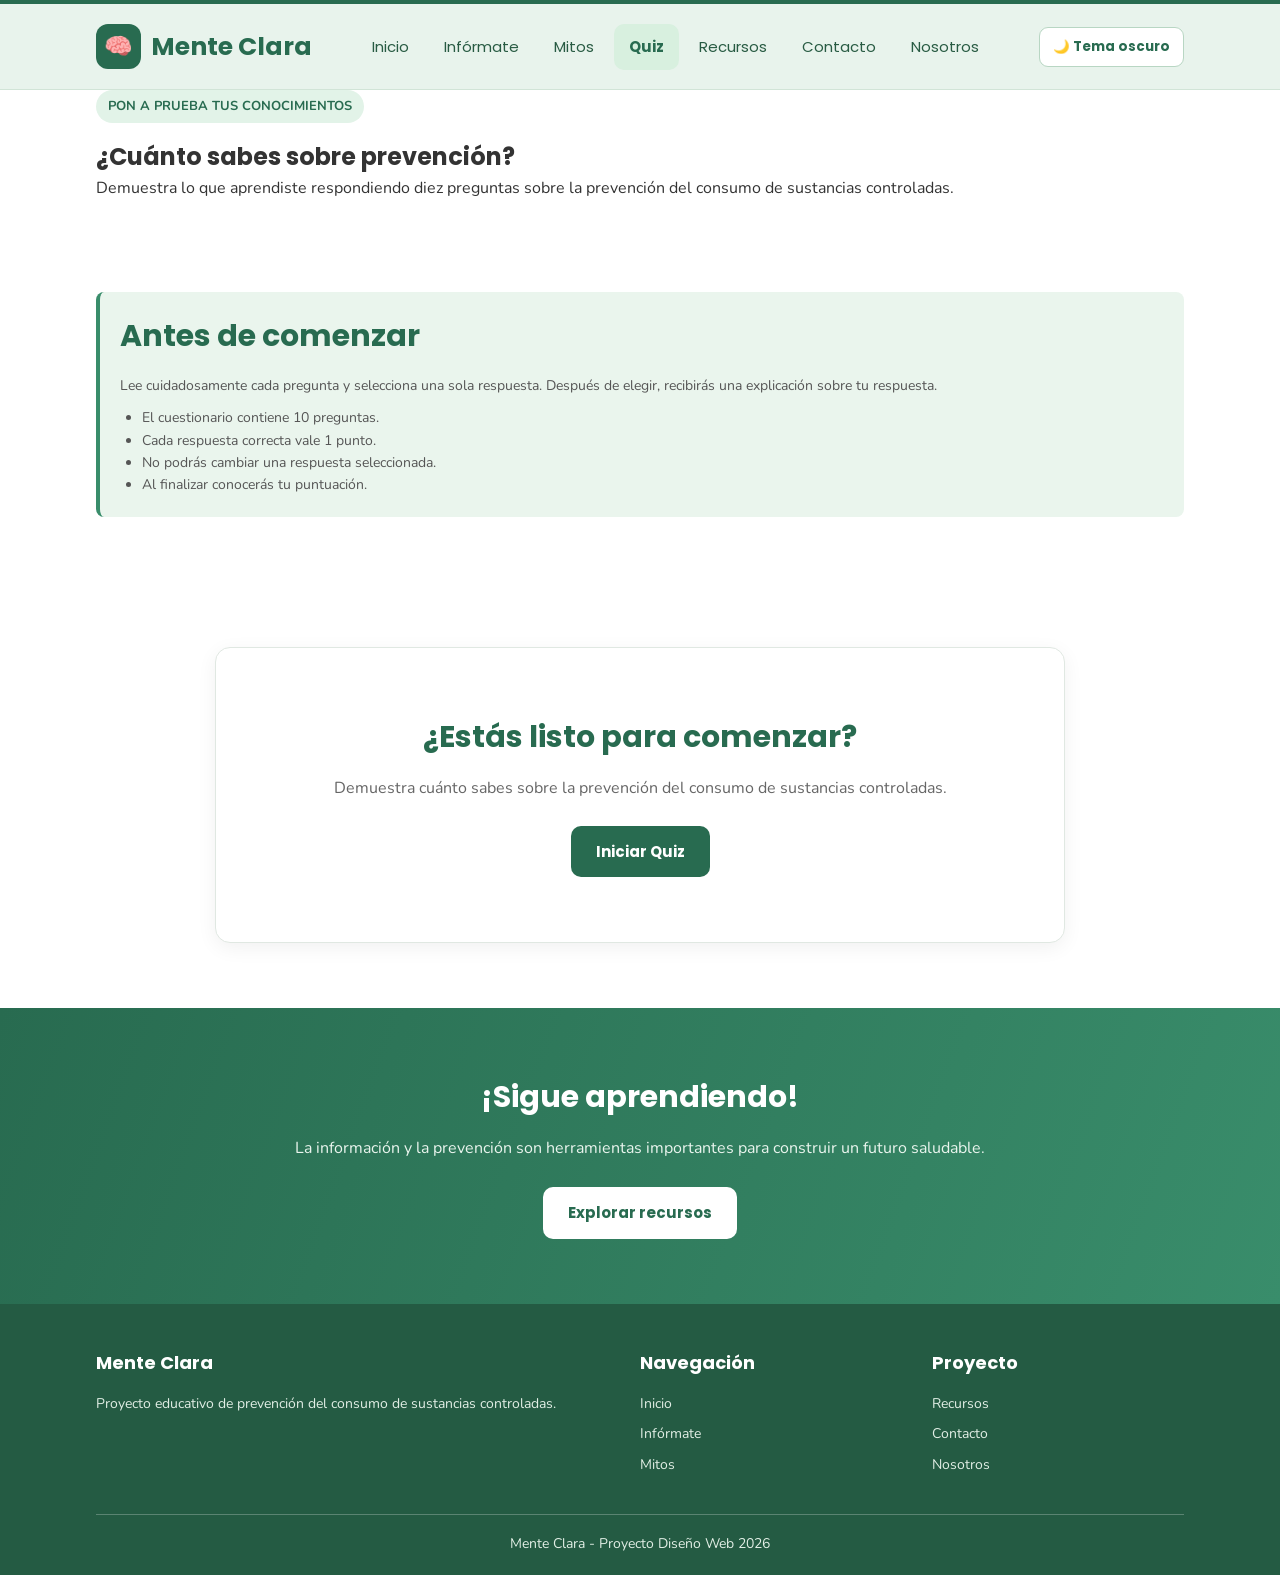
<file: quiz.html>
<!DOCTYPE html>
<html lang="es">

<head>

    <meta charset="UTF-8">
    <meta name="viewport" content="width=device-width, initial-scale=1.0">

    <title>Mente Clara | Quiz</title>

    <link rel="stylesheet" href="style.css">

</head>

<body>

    <header class="cabecera">

        <div class="cabecera-interior">

            <a href="index.html" class="logo">

                <span class="logo-icono">🧠</span>

                Mente Clara

            </a>

            <button type="button" class="boton-menu-movil" id="boton-menu" aria-label="Abrir menú" aria-expanded="false">☰ Menú</button>

            <nav class="menu">

                <a href="index.html">Inicio</a>

                <a href="informate.html">Infórmate</a>

                <a href="mitos.html">Mitos</a>

                <a href="quiz.html" class="activo">Quiz</a>

                <a href="recursos.html">Recursos</a>

                <a href="contacto.html">Contacto</a>

                <a href="nosotros.html">Nosotros</a>

            </nav>

            <button type="button" class="boton-tema" id="boton-tema" aria-label="Cambiar tema">🌙 Tema oscuro</button>

        </div>

    </header>

    <main id="contenido-principal">

        <section class="titulo-pagina">

            <div class="contenedor">

                <span class="etiqueta">

                    PON A PRUEBA TUS CONOCIMIENTOS

                </span>

                <h1>

                    ¿Cuánto sabes sobre

                    <span>prevención?</span>

                </h1>

                <p>

                    Demuestra lo que aprendiste respondiendo
                    diez preguntas sobre la prevención del consumo
                    de sustancias controladas.

                </p>

            </div>

        </section>

        <section class="seccion instrucciones-quiz">

            <div class="contenedor">

                <div class="caja-destacada">

                    <h2>Antes de comenzar</h2>

                    <p>

                        Lee cuidadosamente cada pregunta y selecciona
                        una sola respuesta. Después de elegir, recibirás
                        una explicación sobre tu respuesta.

                    </p>

                    <ul>

                        <li>
                            El cuestionario contiene 10 preguntas.
                        </li>

                        <li>
                            Cada respuesta correcta vale 1 punto.
                        </li>

                        <li>
                            No podrás cambiar una respuesta seleccionada.
                        </li>

                        <li>
                            Al finalizar conocerás tu puntuación.
                        </li>

                    </ul>

                </div>

            </div>

        </section>

        <section class="seccion cuestionario">

            <div class="contenedor">

                <div class="cuestionario-caja">

                    <div id="inicio-quiz" class="inicio-quiz">

                        <h2>

                            ¿Estás listo para comenzar?

                        </h2>

                        <p>

                            Demuestra cuánto sabes sobre la prevención
                            del consumo de sustancias controladas.

                        </p>

                        <button
                            type="button"
                            id="iniciar-quiz"
                            class="boton boton-principal">

                            Iniciar Quiz

                        </button>

                    </div>

                    <div id="zona-preguntas" hidden>

                        <div class="quiz-cabecera">

                            <h2>

                                Cuestionario educativo

                            </h2>

                            <p id="numero-pregunta">

                                Pregunta 1 de 10

                            </p>

                        </div>

                        <div class="barra-progreso">

                            <div id="progreso"></div>

                        </div>

                        <div id="contenido-pregunta">

                        </div>

                        <div id="explicacion-pregunta" hidden>

                        </div>

                        <div class="botones-quiz">

                            <button
                                type="button"
                                id="siguiente-pregunta"
                                class="boton boton-principal"
                                hidden>

                                Siguiente pregunta

                            </button>

                        </div>

                    </div>

                    <div id="resultado" class="resultado" hidden>

                        <h2>

                            ¡Cuestionario terminado!

                        </h2>

                        <p>

                            Tu puntuación final es:

                        </p>

                        <h3 id="puntaje-final">

                            0 / 10

                        </h3>

                        <p id="mensaje-resultado">

                        </p>

                        <button
                            type="button"
                            id="reiniciar-quiz"
                            class="boton boton-principal">

                            Volver a intentarlo

                        </button>

                    </div>

                </div>

            </div>

        </section>

        <section class="mensaje-final">

            <div class="contenedor">

                <h2>

                    ¡Sigue aprendiendo!

                </h2>

                <p>

                    La información y la prevención son herramientas
                    importantes para construir un futuro saludable.

                </p>

                <a href="recursos.html" class="boton boton-blanco">

                    Explorar recursos

                </a>

            </div>

        </section>

    </main>

    <footer class="pie">

        <div class="contenedor">

            <div class="pie-cuadricula">

                <div>

                    <h3>Mente Clara</h3>

                    <p>

                        Proyecto educativo de prevención del consumo
                        de sustancias controladas.

                    </p>

                </div>

                <div>

                    <h3>Navegación</h3>

                    <a href="index.html">Inicio</a>

                    <a href="informate.html">Infórmate</a>

                    <a href="mitos.html">Mitos</a>

                </div>

                <div>

                    <h3>Proyecto</h3>

                    <a href="recursos.html">Recursos</a>

                    <a href="contacto.html">Contacto</a>

                    <a href="nosotros.html">Nosotros</a>

                </div>

            </div>

            <div class="pie-inferior">

                <p>

                    Mente Clara - Proyecto Diseño Web 2026

                </p>

            </div>

        </div>

    </footer>

    <script src="quiz.js"></script>

    <script src="app.js"></script>
</body>

</html>
</file>
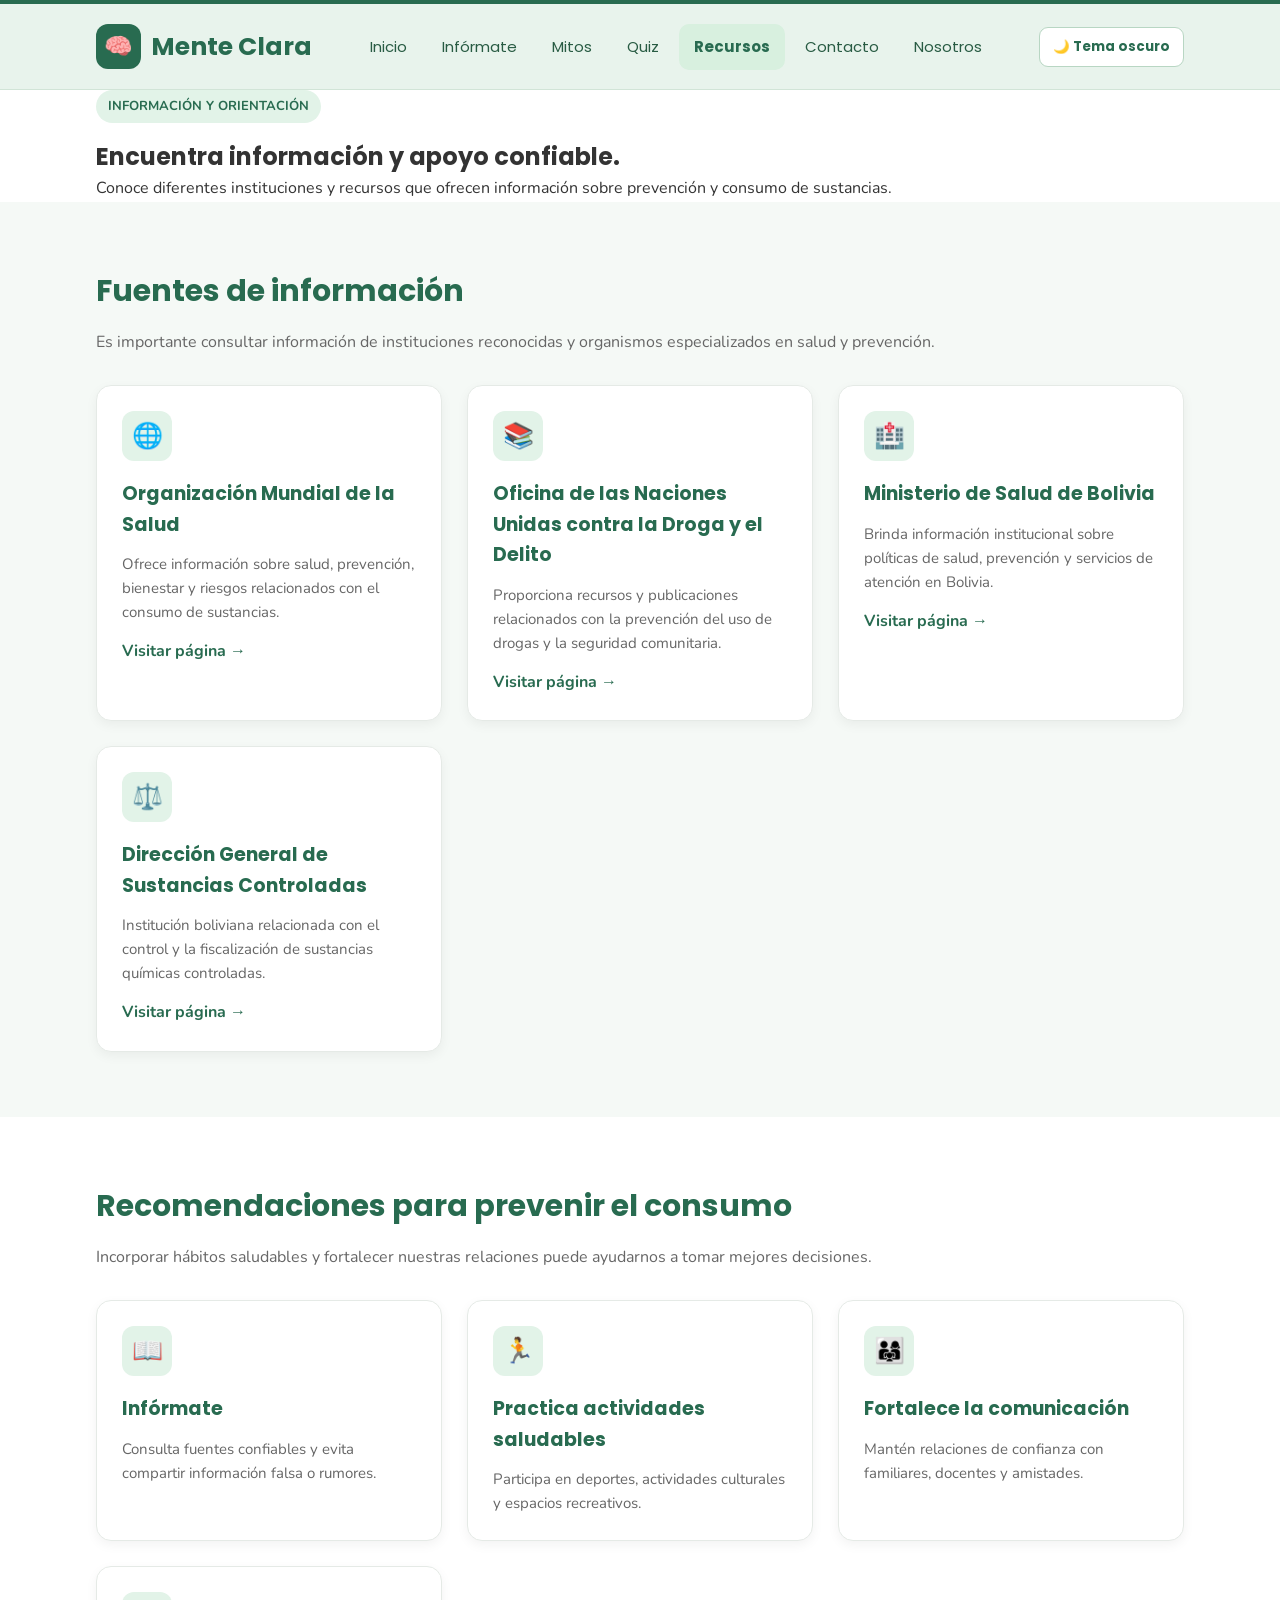
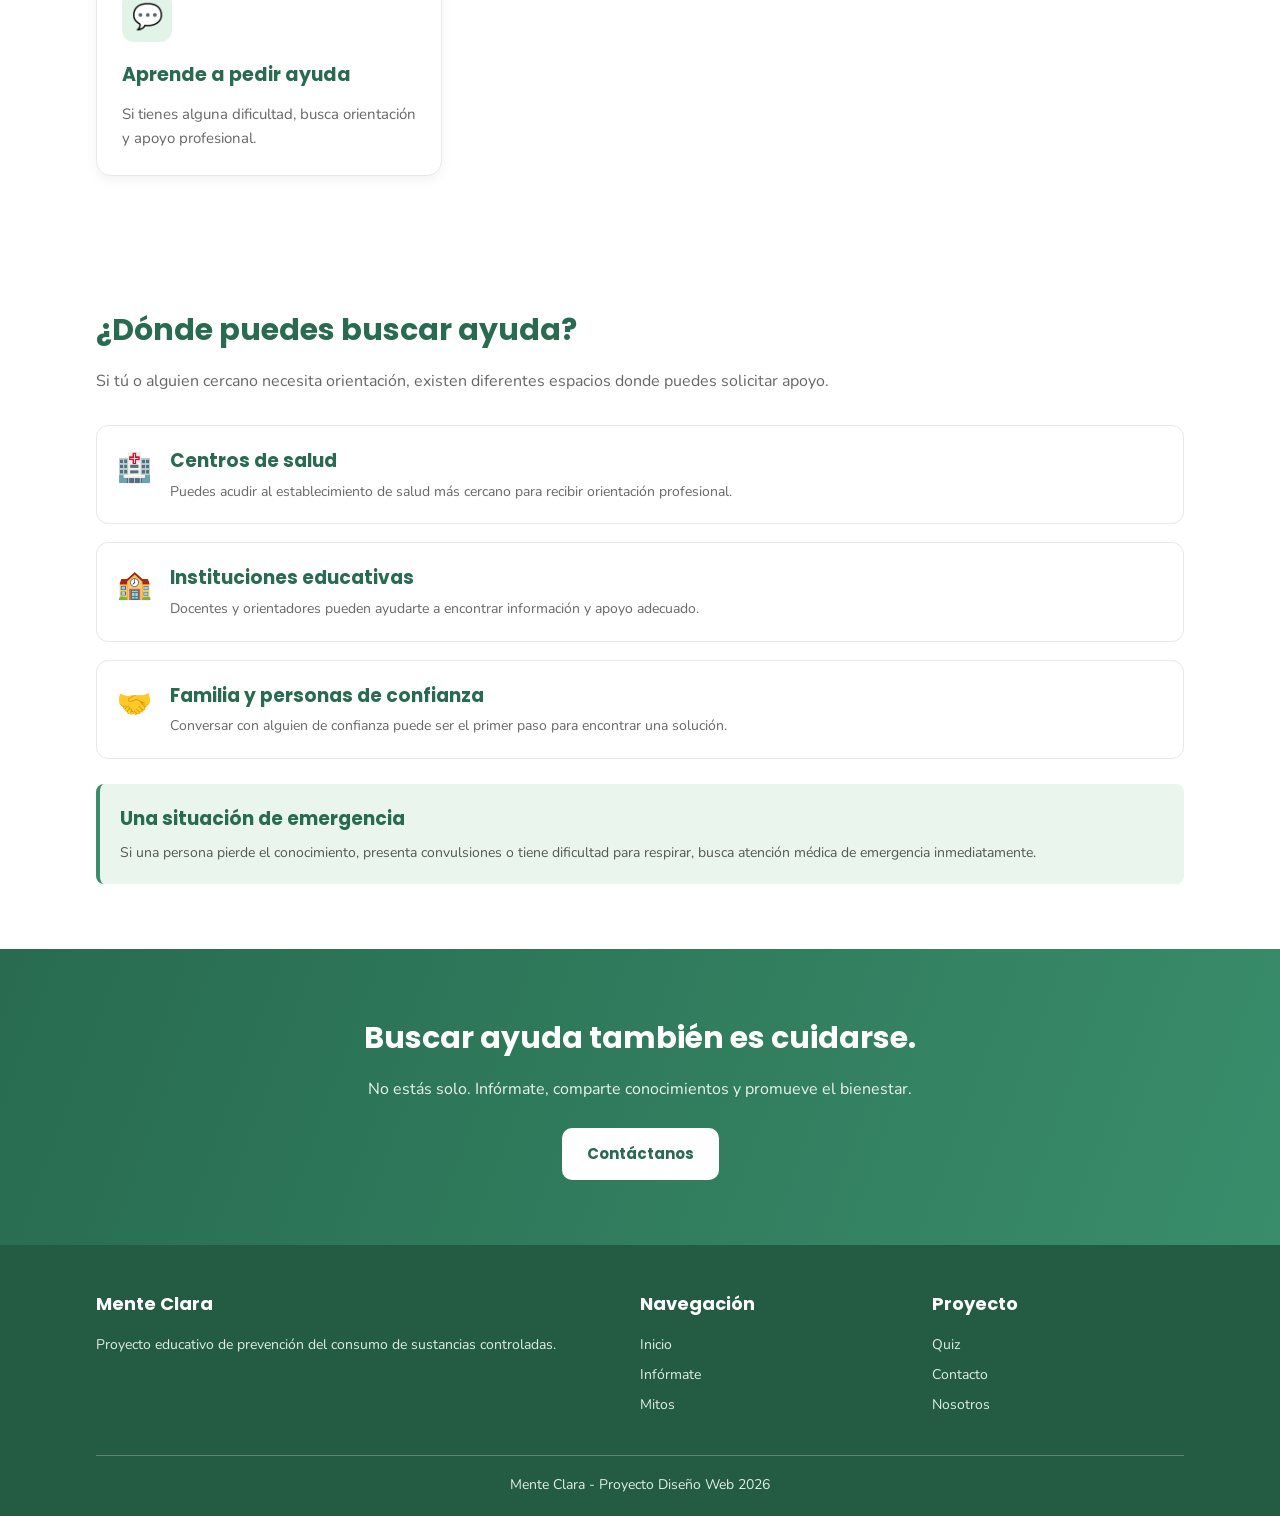
<file: recursos.html>
<!DOCTYPE html>
<html lang="es">

<head>

    <meta charset="UTF-8">
    <meta name="viewport" content="width=device-width, initial-scale=1.0">

    <title>Recursos</title>

    <link rel="stylesheet" href="style.css">

</head>

<body>

    <header class="cabecera">

        <div class="cabecera-interior">

            <a href="index.html" class="logo">

                <span class="logo-icono">🧠</span>

                Mente Clara

            </a>

            <button type="button" class="boton-menu-movil" id="boton-menu" aria-label="Abrir menú" aria-expanded="false">☰ Menú</button>

            <nav class="menu">

                <a href="index.html">Inicio</a>

                <a href="informate.html">Infórmate</a>

                <a href="mitos.html">Mitos</a>

                <a href="quiz.html">Quiz</a>

                <a href="recursos.html" class="activo">Recursos</a>

                <a href="contacto.html">Contacto</a>

                <a href="nosotros.html">Nosotros</a>

            </nav>

            <button type="button" class="boton-tema" id="boton-tema" aria-label="Cambiar tema">🌙 Tema oscuro</button>

        </div>

    </header>

    <main id="contenido-principal">

        <section class="titulo-pagina">

            <div class="contenedor">

                <span class="etiqueta">
                    INFORMACIÓN Y ORIENTACIÓN
                </span>

                <h1>
                    Encuentra información
                    <span>y apoyo confiable.</span>
                </h1>

                <p>
                    Conoce diferentes instituciones y recursos
                    que ofrecen información sobre prevención
                    y consumo de sustancias.
                </p>

            </div>

        </section>

        <section class="seccion fuentes">

            <div class="contenedor">

                <h2>Fuentes de información</h2>

                <p class="texto-introduccion">
                    Es importante consultar información de
                    instituciones reconocidas y organismos
                    especializados en salud y prevención.
                </p>

                <div class="cuadricula-tarjetas">

                    <article class="tarjeta recurso">

                        <div class="tarjeta-icono">🌐</div>

                        <h3>Organización Mundial de la Salud</h3>

                        <p>
                            Ofrece información sobre salud,
                            prevención, bienestar y riesgos
                            relacionados con el consumo de sustancias.
                        </p>

                        <a href="https://www.who.int/es"
                           target="_blank"
                           rel="noopener noreferrer">

                            Visitar página →

                        </a>

                    </article>

                    <article class="tarjeta recurso">

                        <div class="tarjeta-icono">📚</div>

                        <h3>Oficina de las Naciones Unidas contra la Droga y el Delito</h3>

                        <p>
                            Proporciona recursos y publicaciones
                            relacionados con la prevención del uso
                            de drogas y la seguridad comunitaria.
                        </p>

                        <a href="https://www.unodc.org/"
                           target="_blank"
                           rel="noopener noreferrer">

                            Visitar página →

                        </a>

                    </article>

                    <article class="tarjeta recurso">

                        <div class="tarjeta-icono">🏥</div>

                        <h3>Ministerio de Salud de Bolivia</h3>

                        <p>
                            Brinda información institucional
                            sobre políticas de salud, prevención
                            y servicios de atención en Bolivia.
                        </p>

                        <a href="https://www.minsalud.gob.bo/"
                           target="_blank"
                           rel="noopener noreferrer">

                            Visitar página →

                        </a>

                    </article>

                    <article class="tarjeta recurso">

                        <div class="tarjeta-icono">⚖️</div>

                        <h3>Dirección General de Sustancias Controladas</h3>

                        <p>
                            Institución boliviana relacionada
                            con el control y la fiscalización
                            de sustancias químicas controladas.
                        </p>

                        <a href="https://dgsc.gob.bo/"
                           target="_blank"
                           rel="noopener noreferrer">

                            Visitar página →

                        </a>

                    </article>

                </div>

            </div>

        </section>

        <section class="seccion recomendaciones">

            <div class="contenedor">

                <h2>Recomendaciones para prevenir el consumo</h2>

                <p class="texto-introduccion">
                    Incorporar hábitos saludables y fortalecer
                    nuestras relaciones puede ayudarnos a
                    tomar mejores decisiones.
                </p>

                <div class="cuadricula-tarjetas">

                    <article class="tarjeta">

                        <div class="tarjeta-icono">📖</div>

                        <h3>Infórmate</h3>

                        <p>
                            Consulta fuentes confiables y evita
                            compartir información falsa o rumores.
                        </p>

                    </article>

                    <article class="tarjeta">

                        <div class="tarjeta-icono">🏃</div>

                        <h3>Practica actividades saludables</h3>

                        <p>
                            Participa en deportes, actividades
                            culturales y espacios recreativos.
                        </p>

                    </article>

                    <article class="tarjeta">

                        <div class="tarjeta-icono">👨‍👩‍👧</div>

                        <h3>Fortalece la comunicación</h3>

                        <p>
                            Mantén relaciones de confianza
                            con familiares, docentes y amistades.
                        </p>

                    </article>

                    <article class="tarjeta">

                        <div class="tarjeta-icono">💬</div>

                        <h3>Aprende a pedir ayuda</h3>

                        <p>
                            Si tienes alguna dificultad,
                            busca orientación y apoyo profesional.
                        </p>

                    </article>

                </div>

            </div>

        </section>

        <section class="seccion buscar-ayuda">

            <div class="contenedor">

                <h2>¿Dónde puedes buscar ayuda?</h2>

                <p class="texto-introduccion">
                    Si tú o alguien cercano necesita orientación,
                    existen diferentes espacios donde puedes
                    solicitar apoyo.
                </p>

                <div class="lista-ayuda">

                    <div class="elemento-ayuda">

                        <span>🏥</span>

                        <div>

                            <h3>Centros de salud</h3>

                            <p>
                                Puedes acudir al establecimiento
                                de salud más cercano para recibir
                                orientación profesional.
                            </p>

                        </div>

                    </div>

                    <div class="elemento-ayuda">

                        <span>🏫</span>

                        <div>

                            <h3>Instituciones educativas</h3>

                            <p>
                                Docentes y orientadores pueden
                                ayudarte a encontrar información
                                y apoyo adecuado.
                            </p>

                        </div>

                    </div>

                    <div class="elemento-ayuda">

                        <span>🤝</span>

                        <div>

                            <h3>Familia y personas de confianza</h3>

                            <p>
                                Conversar con alguien de confianza
                                puede ser el primer paso para
                                encontrar una solución.
                            </p>

                        </div>

                    </div>

                </div>

                <div class="caja-destacada">

                    <h3>Una situación de emergencia</h3>

                    <p>
                        Si una persona pierde el conocimiento,
                        presenta convulsiones o tiene dificultad
                        para respirar, busca atención médica
                        de emergencia inmediatamente.
                    </p>

                </div>

            </div>

        </section>

        <section class="mensaje-final">

            <div class="contenedor">

                <h2>Buscar ayuda también es cuidarse.</h2>

                <p>
                    No estás solo. Infórmate, comparte
                    conocimientos y promueve el bienestar.
                </p>

                <a href="contacto.html" class="boton boton-blanco">

                    Contáctanos

                </a>

            </div>

        </section>

    </main>

    <footer class="pie">

        <div class="contenedor">

            <div class="pie-cuadricula">

                <div>

                    <h3>Mente Clara</h3>

                    <p>
                        Proyecto educativo de prevención del consumo
                        de sustancias controladas.
                    </p>

                </div>

                <div>

                    <h3>Navegación</h3>

                    <a href="index.html">Inicio</a>

                    <a href="informate.html">Infórmate</a>

                    <a href="mitos.html">Mitos</a>

                </div>

                <div>

                    <h3>Proyecto</h3>

                    <a href="quiz.html">Quiz</a>

                    <a href="contacto.html">Contacto</a>

                    <a href="nosotros.html">Nosotros</a>

                </div>

            </div>

            <div class="pie-inferior">

                <p>
                    Mente Clara - Proyecto Diseño Web 2026
                </p>

            </div>

        </div>

    </footer>

    <script src="app.js"></script>
</body>

</html>
</file>
<file: style.css>
@import url('https://fonts.googleapis.com/css2?family=Poppins:wght@300;400;500;600;700&family=Nunito:wght@400;600;700&display=swap');

* {
    margin: 0;
    padding: 0;
    box-sizing: border-box;
}
body {
    font-family: 'Nunito', 'Poppins', sans-serif;
    background-color: #ffffff;
    color: #333333;
    line-height: 1.6;
}
a {
    text-decoration: none;
}
img {
    max-width: 100%;
    display: block;
}
.contenedor {
    width: 85%;
    max-width: 1200px;
    margin: auto;
}
.seccion {
    padding: 65px 0;
}
.seccion h2 {
    color: #286b50;
    font-size: 30px;
    margin-bottom: 15px;
}
.texto-introduccion {
    color: #666666;
    margin-bottom: 30px;
}
.etiqueta {
    display: inline-block;
    color: #286b50;
    background-color: #e2f3e8;
    padding: 6px 12px;
    border-radius: 20px;
    font-size: 13px;
    font-weight: bold;
    margin-bottom: 15px;
}

.cabecera {
    width: 100%;
    background-color: #e8f3ec;
    border-top: 4px solid #286b50;
    border-bottom: 1px solid #d1e4d7;
}
.cabecera-interior {
    width: 85%;
    max-width: 1200px;
    min-height: 85px;
    margin: auto;
    display: flex;
    align-items: center;
    justify-content: space-between;
    gap: 20px;
}
.logo {
    display: flex;
    align-items: center;
    gap: 10px;
    color: #286b50;
    font-size: 25px;
    font-weight: bold;
    white-space: nowrap;
}
.logo-icono {
    width: 45px;
    height: 45px;
    background-color: #286b50;
    border-radius: 12px;
    display: flex;
    align-items: center;
    justify-content: center;
    font-size: 23px;
}
.menu {
    display: flex;
    align-items: center;
    gap: 5px;
}
.menu a {
    color: #285b43;
    font-size: 15px;
    padding: 11px 15px;
    border-radius: 10px;
    transition: 0.3s;
}
.menu a:hover,
.menu a.activo {
    background-color: #d8f0df;
    color: #286b50;
}
.menu a.activo {
    font-weight: bold;
}

.cuadricula-tarjetas {
    display: grid;
    grid-template-columns: repeat(3, 1fr);
    gap: 25px;
}
.tarjeta {
    display: block;
    background-color: #ffffff;
    padding: 25px;
    border: 1px solid #e5eae6;
    border-radius: 15px;
    box-shadow: 0 4px 12px rgba(0, 0, 0, 0.05);
    transition: 0.3s;
}
.tarjeta:hover {
    transform: translateY(-5px);
    box-shadow: 0 8px 20px rgba(0, 0, 0, 0.10);
}
.tarjeta h3 {
    color: #286b50;
    font-size: 19px;
    margin-bottom: 12px;
}
.tarjeta p {
    color: #666666;
    font-size: 15px;
}
.tarjeta-icono {
    width: 50px;
    height: 50px;
    background-color: #e2f3e8;
    border-radius: 12px;
    display: flex;
    align-items: center;
    justify-content: center;
    font-size: 25px;
    margin-bottom: 18px;
}

.boton {
    display: inline-block;
    padding: 14px 25px;
    border: none;
    border-radius: 10px;
    font-size: 15px;
    font-weight: bold;
    cursor: pointer;
    transition: 0.3s;
}
.boton:hover {
    transform: translateY(-3px);
}
.boton-blanco {
    background-color: #ffffff;
    color: #286b50;
}
.boton-blanco:hover {
    background-color: #e2f3e8;
}
.boton-principal {
    background-color: #286b50;
    color: #ffffff;
}
.boton-principal:hover {
    background-color: #194c37;
}

.pie {
    background-color: #245b43;
    color: #ffffff;
    padding: 45px 0 20px;
}
.pie-cuadricula {
    display: grid;
    grid-template-columns: 2fr 1fr 1fr;
    gap: 40px;
    padding-bottom: 30px;
}
.pie h3 {
    font-size: 18px;
    margin-bottom: 15px;
}
.pie p,
.pie a {
    color: #e1eee5;
    font-size: 14px;
}
.pie a {
    display: block;
    margin-bottom: 8px;
}
.pie a:hover {
    color: #ffffff;
    text-decoration: underline;
}
.pie-inferior {
    border-top: 1px solid #ffffff40;
    padding-top: 18px;
    text-align: center;
}

.portada {
    width: 100%;
    min-height: 600px;
    background: linear-gradient(110deg, #286b50, #398d6b, #4db58b);
    display: flex;
    align-items: center;
}
.portada-cuadricula {
    display: grid;
    grid-template-columns: 1.1fr 0.9fr;
    align-items: center;
    gap: 55px;
    padding: 65px 0;
}
.portada-texto h1 {
    color: #ffffff;
    font-size: 48px;
    line-height: 1.3;
    margin-bottom: 25px;
}
.portada-texto p {
    color: #eaf5ee;
    font-size: 18px;
    line-height: 1.8;
    margin-bottom: 30px;
}
.portada-botones {
    display: flex;
    align-items: center;
    gap: 15px;
    flex-wrap: wrap;
}
.boton-borde {
    color: #ffffff;
    border: 2px solid #ffffff;
}
.boton-borde:hover {
    background-color: #ffffff30;
}
.portada-foto img {
    width: 100%;
    height: 420px;
    object-fit: cover;
    border-radius: 18px;
    box-shadow: 0 10px 25px rgba(0, 0, 0, 0.20);
}
.mensajes-clave {
    background-color: #f5f9f6;
}
.mensajes-clave .tarjeta {
    text-align: center;
}
.mensajes-clave .tarjeta-icono {
    margin: 0 auto 18px;
}
.titulo-seccion {
    text-align: center;
    color: #286b50;
    font-size: 30px;
    margin-bottom: 10px;
}
.subtitulo-seccion {
    text-align: center;
    color: #777777;
    margin-bottom: 35px;
}

.informacion p {
    color: #555555;
    margin-bottom: 18px;
}
.caja-destacada {
    background-color: #eaf5ed;
    border-left: 4px solid #398d6b;
    padding: 20px;
    border-radius: 8px;
    margin-top: 25px;
}
.caja-destacada h3 {
    color: #286b50;
    margin-bottom: 8px;
}
.caja-destacada p,
.caja-destacada li {
    color: #555555;
    font-size: 14px;
}
.caja-destacada ul {
    padding-left: 22px;
    margin-top: 10px;
}
.tipos-sustancias {
    background-color: #f5f9f6;
}
.tabla-contenedor {
    width: 100%;
    overflow-x: auto;
    margin-top: 25px;
    border-radius: 10px;
}
.tabla-contenedor table {
    width: 100%;
    border-collapse: collapse;
    background-color: #ffffff;
}
.tabla-contenedor th,
.tabla-contenedor td {
    border: 1px solid #dce8df;
    padding: 15px;
    text-align: left;
}
.tabla-contenedor th {
    background-color: #286b50;
    color: #ffffff;
}
.tabla-contenedor td {
    color: #555555;
}

.introduccion-mitos {
    background-color: #f5f9f6;
}
.introduccion-mitos p {
    color: #666666;
}
.lista-mitos .tarjeta {
    border-top: 4px solid #398d6b;
}
.numero-mito {
    display: inline-block;
    color: #286b50;
    background-color: #e2f3e8;
    padding: 5px 12px;
    border-radius: 20px;
    font-size: 12px;
    font-weight: bold;
    margin-bottom: 15px;
}
.mito h3 {
    color: #333333;
    margin-bottom: 18px;
}
.realidad {
    background-color: #f1f7f3;
    padding: 15px;
    border-radius: 8px;
}
.realidad h4 {
    color: #286b50;
    margin-bottom: 7px;
}
.realidad p {
    color: #555555;
    font-size: 14px;
}

.instrucciones-quiz ul {
    padding-left: 22px;
    margin-top: 10px;
}
.cuestionario-caja {
    max-width: 850px;
    margin: auto;
    padding: 35px;
    background-color: #ffffff;
    border: 1px solid #e0e8e2;
    border-radius: 15px;
    box-shadow: 0 5px 20px rgba(0, 0, 0, 0.06);
}
.inicio-quiz {
    text-align: center;
    padding: 30px 15px;
}
.inicio-quiz h2 {
    color: #286b50;
    margin-bottom: 15px;
}
.inicio-quiz p {
    color: #666666;
    margin-bottom: 25px;
}
#iniciar-quiz {
    border: none;
    cursor: pointer;
}
.quiz-cabecera {
    display: flex;
    justify-content: space-between;
    align-items: center;
    gap: 15px;
    margin-bottom: 20px;
}
.quiz-cabecera h2 {
    color: #286b50;
    font-size: 23px;
}
.quiz-cabecera p {
    color: #398d6b;
    font-weight: bold;
}
.barra-progreso {
    width: 100%;
    height: 10px;
    background-color: #e5eee8;
    border-radius: 10px;
    margin-bottom: 30px;
    overflow: hidden;
}
#progreso {
    width: 0%;
    height: 100%;
    background-color: #398d6b;
    border-radius: 10px;
    transition: 0.3s;
}
.pregunta {
    display: none;
}
.pregunta h3 {
    color: #333333;
    font-size: 20px;
    margin-bottom: 25px;
}
.respuesta {
    display: block;
    width: 100%;
    text-align: left;
    padding: 17px 20px;
    margin-bottom: 13px;
    background-color: #f5f9f6;
    border: 1px solid #dce8df;
    border-radius: 10px;
    color: #333333;
    font-size: 15px;
    cursor: pointer;
    transition: 0.3s;
}
.respuesta:hover:not(:disabled) {
    background-color: #e2f3e8;
    border-color: #398d6b;
    transform: translateX(4px);
}

.respuesta-correcta {
    background-color: #d8f0df;
    border: 2px solid #299b69;
    color: #245b43;
    font-weight: bold;
}
.respuesta-incorrecta {
    background-color: #fce5e3;
    border: 2px solid #d9534f;
    color: #a52a2a;
    font-weight: bold;
}
.explicacion {
    display: none;
    margin-top: 20px;
    padding: 18px;
    background-color: #eaf5ed;
    border-left: 4px solid #398d6b;
    border-radius: 8px;
    color: #286b50;
    font-size: 15px;
    line-height: 1.7;
}
.botones-quiz {
    margin-top: 25px;
    text-align: right;
}
#siguiente-pregunta {
    display: none;
    border: none;
    cursor: pointer;
}
.resultado {
    display: none;
    text-align: center;
    padding: 30px 15px;
}
.resultado h2 {
    color: #286b50;
    margin-bottom: 20px;
}
.resultado h3 {
    color: #398d6b;
    font-size: 45px;
    margin: 20px 0;
}
.resultado p {
    color: #666666;
    margin-bottom: 15px;
}
#reiniciar-quiz {
    border: none;
    cursor: pointer;
    margin-top: 15px;
}

.fuentes {
    background-color: #f5f9f6;
}
.recurso a {
    display: inline-block;
    color: #286b50;
    font-weight: bold;
    margin-top: 15px;
}
.recurso a:hover {
    color: #194c37;
    text-decoration: underline;
}
.lista-ayuda {
    display: grid;
    gap: 18px;
    margin-top: 25px;
}
.elemento-ayuda {
    display: flex;
    align-items: flex-start;
    gap: 18px;
    background-color: #ffffff;
    padding: 20px;
    border: 1px solid #e5eae6;
    border-radius: 12px;
}
.elemento-ayuda > span {
    font-size: 28px;
}
.elemento-ayuda h3 {
    color: #286b50;
    margin-bottom: 5px;
}
.elemento-ayuda p {
    color: #666666;
    font-size: 14px;
}

.contacto-cuadricula {
    display: grid;
    grid-template-columns: 1fr 1fr;
    gap: 50px;
    align-items: start;
}
.contacto-informacion h2 {
    color: #286b50;
    font-size: 30px;
    margin-bottom: 20px;
}
.contacto-informacion > p {
    color: #666666;
    font-size: 16px;
    margin-bottom: 30px;
}
.dato-contacto {
    display: flex;
    align-items: flex-start;
    gap: 18px;
    margin-bottom: 25px;
}
.dato-contacto > span {
    width: 45px;
    height: 45px;
    flex: none;
    background-color: #e2f3e8;
    border-radius: 10px;
    display: flex;
    align-items: center;
    justify-content: center;
    font-size: 22px;
}
.dato-contacto h3 {
    color: #286b50;
    font-size: 17px;
    margin-bottom: 5px;
}
.dato-contacto p {
    color: #666666;
    font-size: 14px;
}
.formulario-caja {
    background-color: #ffffff;
    padding: 30px;
    border: 1px solid #e5eae6;
    border-radius: 15px;
    box-shadow: 0 5px 18px rgba(0, 0, 0, 0.07);
}
.formulario-caja h2 {
    color: #286b50;
    font-size: 25px;
    margin-bottom: 8px;
}
.formulario-caja > p {
    color: #777777;
    font-size: 14px;
    margin-bottom: 25px;
}
.campo-formulario {
    display: flex;
    flex-direction: column;
    margin-bottom: 20px;
}
.campo-formulario label {
    color: #333333;
    font-size: 14px;
    font-weight: bold;
    margin-bottom: 8px;
}
.campo-formulario input,
.campo-formulario select,
.campo-formulario textarea {
    width: 100%;
    padding: 13px;
    border: 1px solid #cccccc;
    border-radius: 8px;
    font-size: 14px;
    color: #333333;
    background-color: #fafafa;
    outline: none;
}
.campo-formulario input:focus,
.campo-formulario select:focus,
.campo-formulario textarea:focus {
    border-color: #398d6b;
    background-color: #ffffff;
}
.campo-formulario textarea {
    height: 130px;
    resize: vertical;
}
.boton-enviar {
    width: 100%;
    background-color: #286b50;
    color: #ffffff;
}
.boton-enviar:hover {
    background-color: #194c37;
}
#mensaje-confirmacion {
    color: #286b50;
    background-color: #e2f3e8;
    padding: 12px;
    margin-top: 15px;
    border-radius: 8px;
    font-size: 14px;
}

.sobre-nosotros p {
    color: #555555;
    line-height: 1.8;
}
.objetivo-proyecto {
    background-color: #f5f9f6;
}

.integrantes .cuadricula-tarjetas {
    grid-template-columns: repeat(2, 1fr);
    max-width: 850px;
    margin: auto;
}
.integrante {
    text-align: left;
}
.foto-integrante {
    width: 65px;
    height: 65px;
    background-color: #e2f3e8;
    border-radius: 50%;
    margin-bottom: 15px;
    display: flex;
    align-items: center;
    justify-content: center;
    font-size: 28px;
}
.tecnologias {
    background-color: #f5f9f6;
}

.mensaje-final {
    background: linear-gradient(110deg, #286b50, #398d6b);
    color: #ffffff;
    text-align: center;
    padding: 65px 0;
}
.mensaje-final h2 {
    color: #ffffff;
    font-size: 30px;
    margin-bottom: 15px;
}
.mensaje-final p {
    color: #eaf5ee;
    margin-bottom: 25px;
}

@media (max-width: 900px) {
    .cabecera-interior {
        flex-direction: column;
        padding: 15px 0;
    }
    .menu {
        flex-wrap: wrap;
        justify-content: center;
    }
    .portada-cuadricula {
        grid-template-columns: 1fr;
        text-align: center;
    }
    .portada-botones {
        justify-content: center;
    }
    .portada-texto h1 {
        font-size: 38px;
    }
    .cuadricula-tarjetas {
        grid-template-columns: repeat(2, 1fr);
    }
    .contacto-cuadricula {
        grid-template-columns: 1fr;
        gap: 35px;
    }
}

@media (max-width: 600px) {
    .contenedor {
        width: 90%;
    }
    .portada-texto h1 {
        font-size: 31px;
    }
    .portada-texto p {
        font-size: 16px;
    }
    .portada-foto img {
        height: 280px;
    }
    .cuadricula-tarjetas {
        grid-template-columns: 1fr;
    }
    .integrantes .cuadricula-tarjetas {
        grid-template-columns: 1fr;
    }
    .pie-cuadricula {
        grid-template-columns: 1fr;
        gap: 25px;
    }
    .formulario-caja {
        padding: 22px;
    }
    .contacto-informacion h2 {
        font-size: 25px;
    }
    .cuestionario-caja {
        padding: 20px;
    }
    .quiz-cabecera {
        flex-direction: column;
        align-items: flex-start;
    }
    .pregunta h3 {
        font-size: 18px;
    }
    .respuesta {
        font-size: 14px;
        padding: 14px;
    }
    .seccion h2,
    .mensaje-final h2 {
        font-size: 25px;
    }
}

h1, h2, h3, .logo, .menu, button, .boton {
    font-family: 'Poppins', 'Nunito', sans-serif;
}

@keyframes flotar {
    0%, 100% { transform: translateY(0); }
    50% { transform: translateY(-7px); }
}

@keyframes aparecerSubiendo {
    from { opacity: 0; transform: translateY(18px); }
    to { opacity: 1; transform: translateY(0); }
}

.logo-icono {
    animation: flotar 4s ease-in-out infinite;
}

.cuadricula-tarjetas > .tarjeta {
    animation: aparecerSubiendo .65s ease-out both;
}
.cuadricula-tarjetas > .tarjeta:nth-child(2) { animation-delay: .10s; }
.cuadricula-tarjetas > .tarjeta:nth-child(3) { animation-delay: .20s; }
.cuadricula-tarjetas > .tarjeta:nth-child(4) { animation-delay: .30s; }

@media (prefers-reduced-motion: reduce) {
    .logo-icono, .cuadricula-tarjetas > .tarjeta {
        animation: none;
    }
}

[hidden] {
    display: none !important;
}

#siguiente-pregunta:not([hidden]) {
    display: inline-block;
}

.resultado:not([hidden]) {
    display: block;
}

.boton-menu-movil, .boton-tema {
    border: 1px solid #b8d6c3; border-radius: 9px; padding: 9px 13px;
    background: #ffffff; color: #286b50; font-weight: 700; cursor: pointer;
}
.boton-menu-movil { display: none; }
.consejo-caja, .compromiso-caja {
    max-width: 850px; margin: auto; padding: 30px; text-align: center;
    background: #ffffff; border: 1px solid #dce9df; border-radius: 16px;
    box-shadow: 0 5px 20px rgba(0,0,0,.06);
}
.consejo-caja h2 { color: #286b50; margin: 8px 0 12px; }
#texto-consejo { font-size: 19px; min-height: 58px; margin: 15px 0 22px; color: #4d6255; }
.compromiso-seccion { background: #f5f9f6; }
.compromiso-caja { text-align: left; }
.compromiso-item { display: flex; align-items: center; gap: 12px; padding: 14px 8px; border-bottom: 1px solid #e5eee8; cursor: pointer; }
.compromiso-item input { width: 19px; height: 19px; accent-color: #286b50; flex: none; }
.compromiso-item:has(input:checked) span { text-decoration: line-through; color: #718078; }
.progreso-compromiso { margin: 18px 0 9px; color: #286b50; font-weight: 700; }
.barra-compromiso { height: 10px; background: #e5eee8; border-radius: 20px; overflow: hidden; margin-bottom: 20px; }
#barra-compromiso { height: 100%; width: 0; background: #398d6b; transition: width .25s; }

body.tema-oscuro { background: #151c19; color: #e6eee9; }
.tema-oscuro .cabecera { background: #202d26; border-color: #426c53; }
.tema-oscuro .logo, .tema-oscuro .menu a { color: #d5eadb; }
.tema-oscuro .menu a:hover, .tema-oscuro .menu a.activo { background: #344b3c; color: #ffffff; }
.tema-oscuro .seccion, .tema-oscuro .fuentes, .tema-oscuro .objetivo-proyecto, .tema-oscuro .compromiso-seccion { background-color: #19231e; }
.tema-oscuro .tarjeta, .tema-oscuro .cuestionario-caja, .tema-oscuro .formulario-caja, .tema-oscuro .consejo-caja, .tema-oscuro .compromiso-caja, .tema-oscuro .elemento-ayuda { background: #243129; border-color: #405648; color: #e6eee9; }
.tema-oscuro h1, .tema-oscuro h2, .tema-oscuro h3, .tema-oscuro .tarjeta h3, .tema-oscuro .consejo-caja h2, .tema-oscuro .compromiso-item, .tema-oscuro .formulario-caja h2 { color: #bce2c8; }
.tema-oscuro p, .tema-oscuro .tarjeta p, .tema-oscuro .texto-introduccion, .tema-oscuro #texto-consejo, .tema-oscuro .compromiso-item span { color: #c4d1c9; }
.tema-oscuro .campo-formulario input, .tema-oscuro .campo-formulario select, .tema-oscuro .campo-formulario textarea { background: #19231e; color: #edf5ef; border-color: #52675a; }
.tema-oscuro .respuesta { background: #2b3a31; color: #edf5ef; border-color: #52675a; }
.tema-oscuro .boton-menu-movil, .tema-oscuro .boton-tema { background: #344b3c; color: #ffffff; border-color: #587a63; }
.tema-oscuro .compromiso-item { border-color: #405648; }
.tema-oscuro .dato-contacto > span { background: #344b3c; }
.tema-oscuro .pie { background: #101713; }

@media (max-width: 900px) {
    .cabecera-interior { flex-direction: row; flex-wrap: wrap; justify-content: space-between; padding: 13px 0; }
    .boton-menu-movil { display: inline-block; margin-left: auto; }
    .menu { display: none; width: 100%; flex-direction: column; align-items: stretch; gap: 3px; padding: 8px 0; }
    .menu.menu-abierto { display: flex; }
    .menu a { text-align: center; }
    .boton-tema { order: 3; }
}
@media (max-width: 600px) {
    .cabecera-interior { width: 90%; gap: 10px; }
    .logo { font-size: 21px; }
    .logo-icono { width: 39px; height: 39px; }
    .boton-menu-movil, .boton-tema { font-size: 13px; padding: 8px 10px; }
    .consejo-caja, .compromiso-caja { padding: 22px 17px; }
    #texto-consejo { font-size: 16px; }
}
</file>
